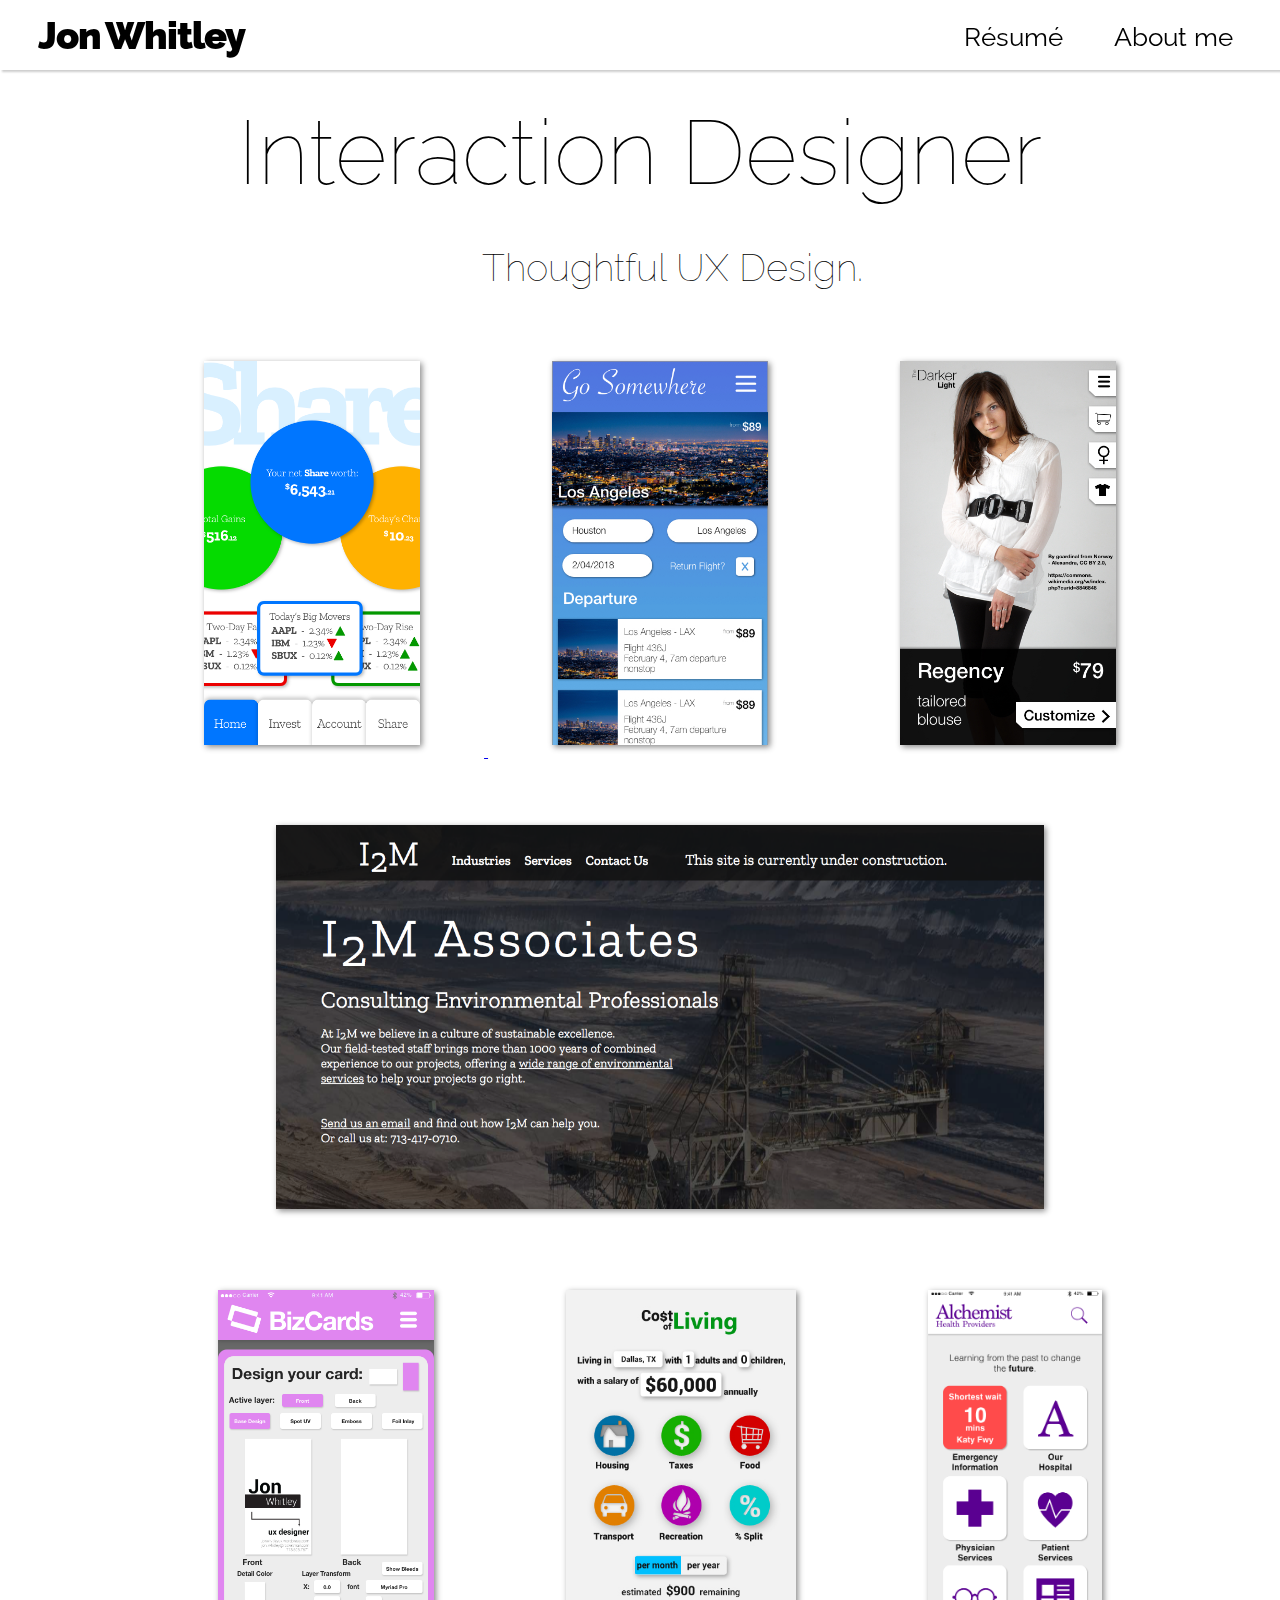
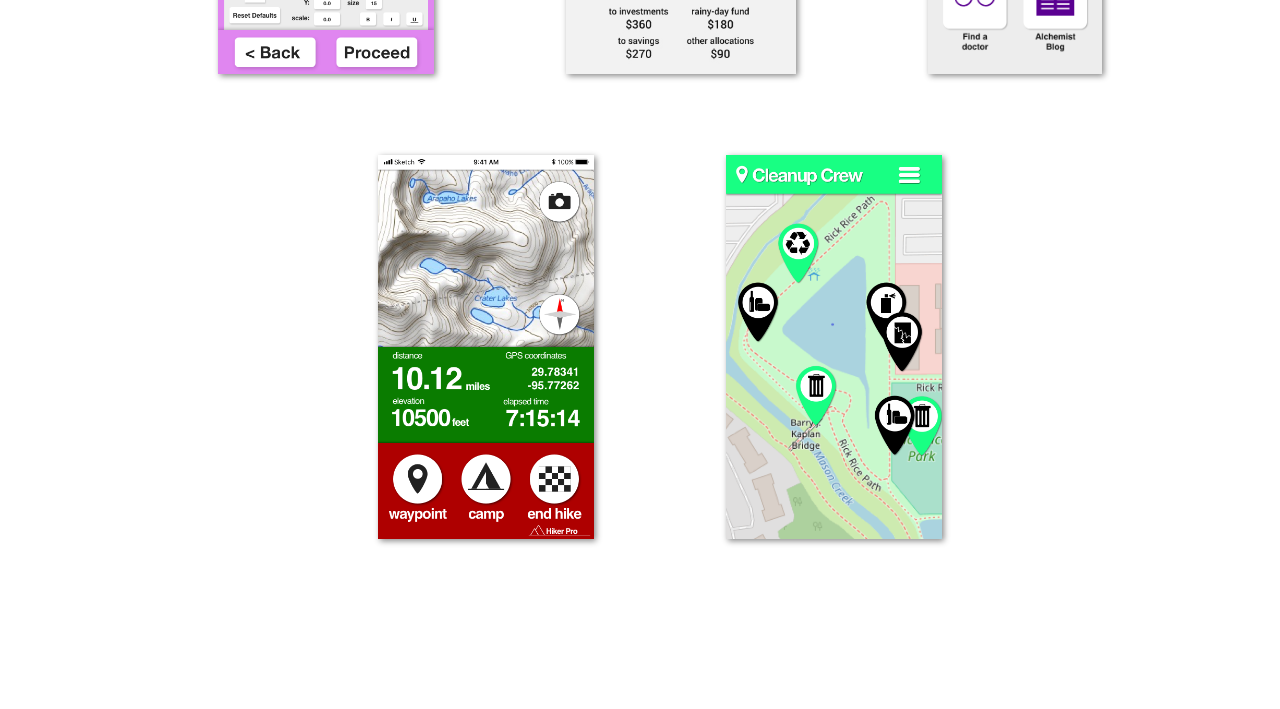
<file: index.html>
<!DOCTYPE html>
<html>
    <head>
        <!-- Global site tag (gtag.js) - Google Analytics -->
        <script async src="https://www.googletagmanager.com/gtag/js?id=UA-122892063-1"></script>
        <script>
        window.dataLayer = window.dataLayer || [];
        function gtag(){dataLayer.push(arguments);}
        gtag('js', new Date());

        gtag('config', 'UA-122892063-1');
        </script>
        
        <meta charset="utf-8">
        <title>Jon Whitley's UX Portfolio</title>
        <link href="styles/style.css" rel="stylesheet" type="text/css">
        <link href="https://fonts.googleapis.com/css?family=Raleway:100,400,900" rel="stylesheet"> 
    </head>
    <body>
        <nav>
            <a class="nameBlock">
                <h2 class="nameBlockIn">Jon</h2>
                <h2 class="nameBlockIn lastName">Whitley</h2>
            </a>
            <div class="leftSideHeader">
                <a class="aboutLink" href="JonWhitley_Resume_Format6_2.pdf">Résumé</a>
                <a class="aboutLink" href="about.html">About me</a>
            </div>
        </nav>
        <h1 class="headerTitle">Interaction Designer</h1>
        <h2 class="subtitle">Thoughtful UX Design.</h2>

        <ul class="projectBlock block1">
            <li>
                <a href="project_share.html"><img src="images/project_share.png"</a>
            </li>
            <li>
                <a href="project_goSomewhere.html"><img src="images/project_goSomewhere.jpg"></a>
            </li>
            <li>
                <a href="project_darkerLight.html"><img src="images/project_darkerLight.jpg"></a>
            </li>
            <li>
                <a href="project_i2m.html"><img src="images/project_i2m.png"></a>
            </li>
            <li>
                <a href="project_bizcards.html"><img src="images/project_bizcards.png"></a>
            </li>
            <li>
                <a href="project_costOfLiving.html"><img src="images/project_costOfLiving.jpg"></a>
            </li>
            <li>
                <a href="project_alchemistHealth.html"><img src="images/project_alchemistHealth.png"></a>
            </li>
            <li>
                <a href="project_hikerPro.html"><img src="images/project_hikerPro.png"></a>
            </li>
            <li>
                <a href="project_cleanupCrew.html"><img src="images/project_cleanupCrew.png"></a>
            </li>
            
        </ul>

    </body>
</html>
</file>
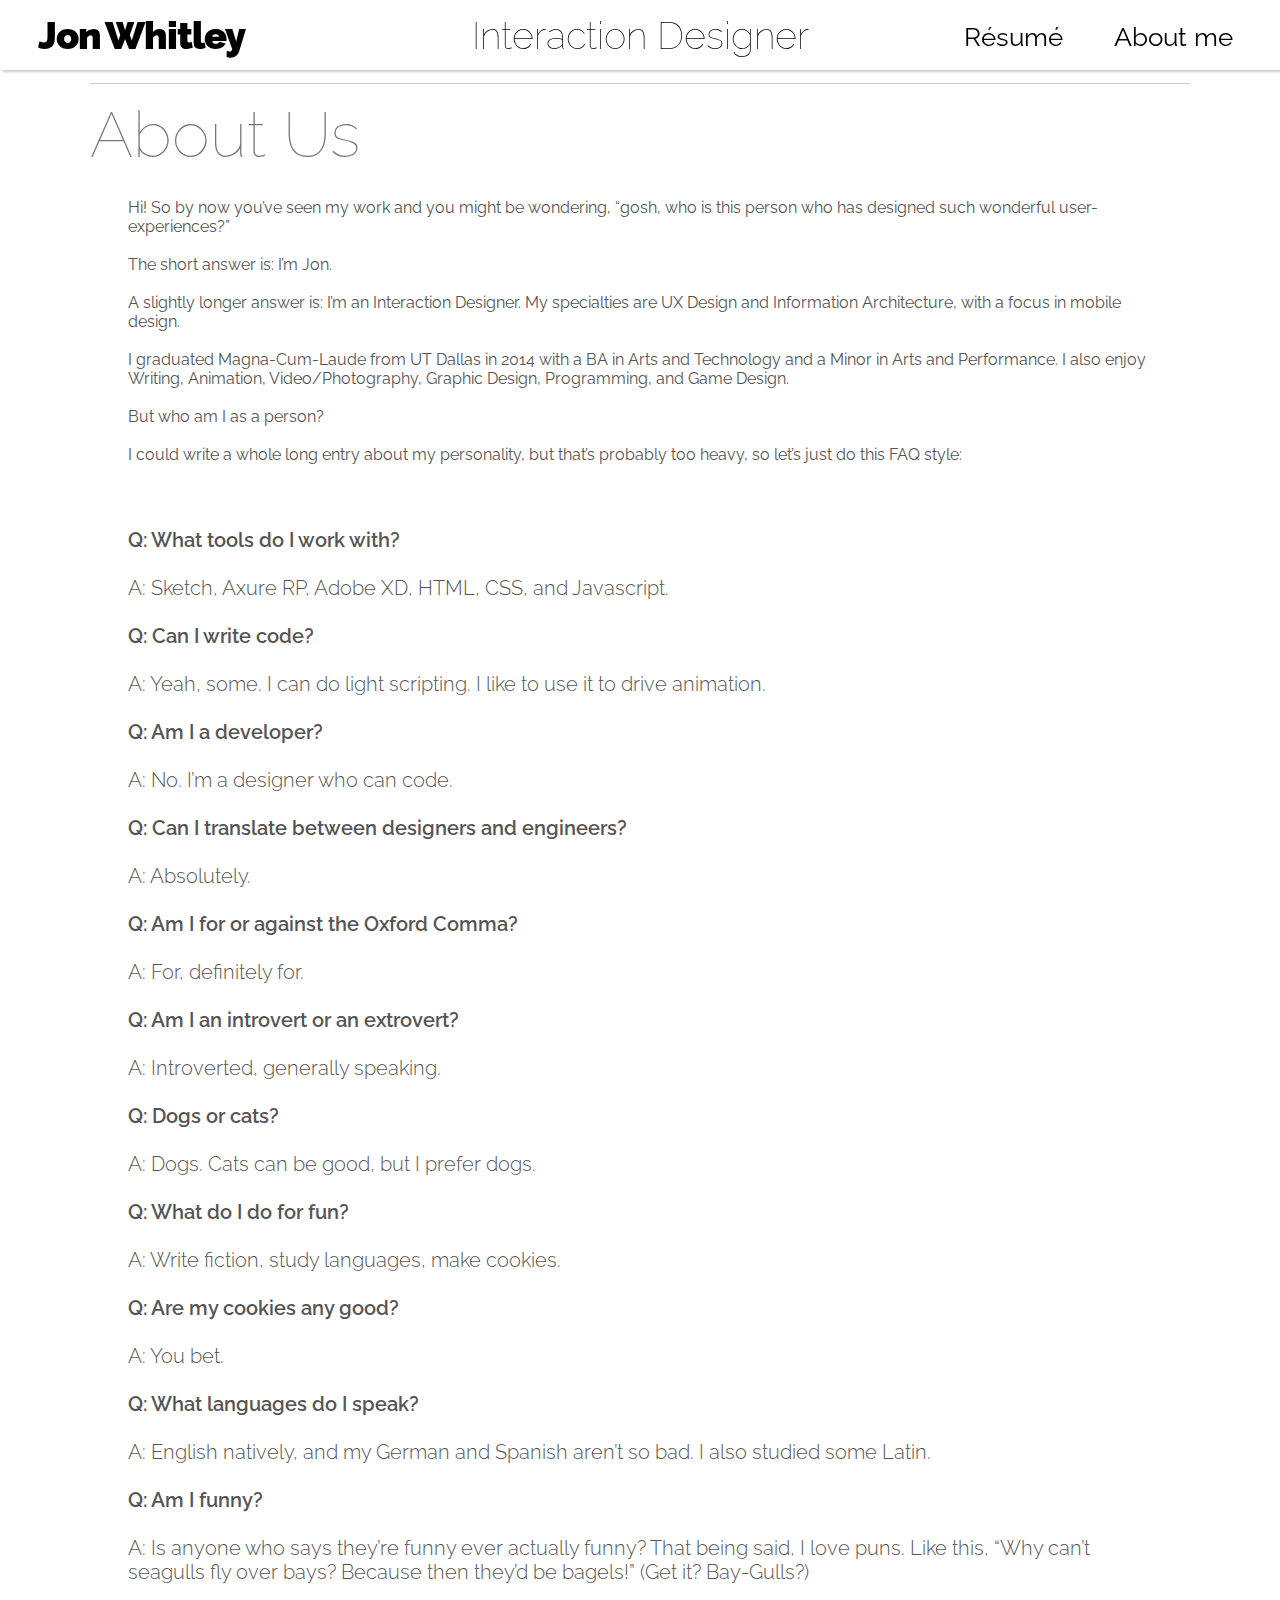
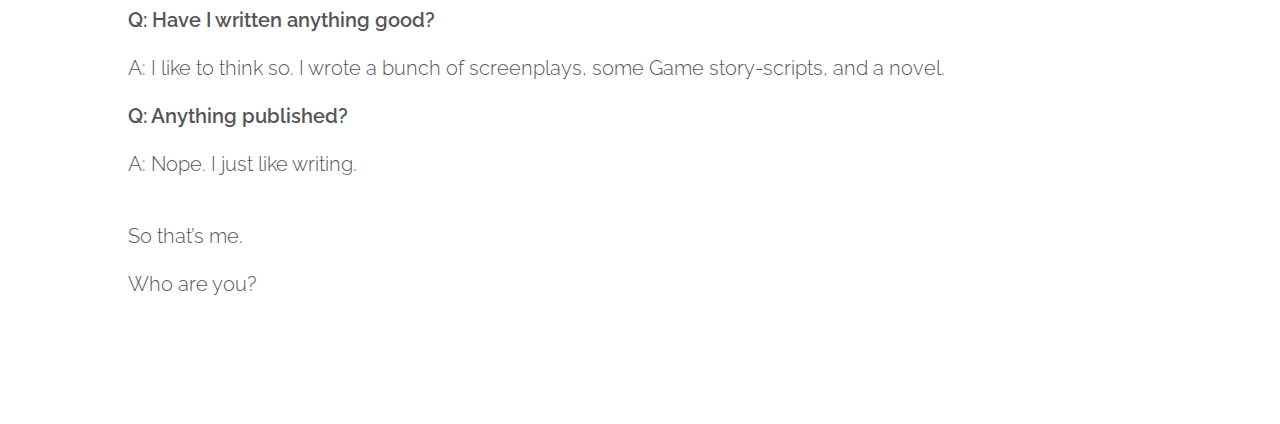
<file: about.html>
<!DOCTYPE html>
<html>
    <head>
        <meta charset="utf-8">
        <title>Jon Whitley's UX Portfolio - "About Me"</title>
        <link href="styles/style_project.css" rel="stylesheet" type="text/css">
        <link href="https://fonts.googleapis.com/css?family=Raleway:100,400,600,900" rel="stylesheet"> 
    </head>
    <body>
        <nav>
            <a class="nameBlock" href="index.html">
                <h2 class="nameBlockIn">Jon</h2>
                <h2 class="nameBlockIn lastName">Whitley</h2>
            </a>
            <div class="leftSideHeader">
                <a class="aboutLink" href="JonWhitley_Resume_Format6_2.pdf">Résumé</a>
                <a class="aboutLink">About me</a>
            </div>
            <h1 class="headerTitle">Interaction Designer</h1>
        </nav>
        <h2 class="subtitle">About Us</h2>
        <p class="aboutText">
            Hi! So by now you’ve seen my work and you might be wondering, 
            “gosh, who is this person who has designed such wonderful 
            user-experiences?”
            <br><br>
            The short answer is: I’m Jon.
            <br><br>
            A slightly longer answer is: I’m an Interaction Designer. 
            My specialties are UX Design and Information Architecture, 
            with a focus in mobile design.
            <br><br>
            I graduated Magna-Cum-Laude from UT Dallas in 2014 with a BA 
            in Arts and Technology and a Minor in Arts and Performance. 
            I also enjoy Writing, Animation, Video/Photography, Graphic 
            Design, Programming, and Game Design.
            <br><br>
            But who am I as a person?
            <br><br>
            I could write a whole long entry about my personality, 
            but that’s probably too heavy, so let’s just do this FAQ style:
            </p>

            <p class="aboutFAQ">
            <br><br>
            <span class="aboutQuestions">Q: What tools do I work with?</span>
            <br><br>
            A: Sketch, Axure RP, Adobe XD, HTML, CSS, and Javascript.
            <br><br>
            <span class="aboutQuestions">Q: Can I write code?</span>
            <br><br>
            A: Yeah, some. I can do light scripting. I like to use it to drive animation.
            <br><br>
            <span class="aboutQuestions">Q: Am I a developer?</span>
            <br><br>
            A: No. I’m a designer who can code.
            <br><br>
            <span class="aboutQuestions">Q: Can I translate between designers and engineers?</span>
            <br><br>
            A: Absolutely.
            <br><br>
            <span class="aboutQuestions">Q: Am I for or against the Oxford Comma?</span>
            <br><br>
            A: For, definitely for.
            <br><br>
            <span class="aboutQuestions">Q: Am I an introvert or an extrovert?</span>
            <br><br>
            A: Introverted, generally speaking.
            <br><br>
            <span class="aboutQuestions">Q: Dogs or cats?</span>
            <br><br>
            A: Dogs. Cats can be good, but I prefer dogs.
            <br><br>
            <span class="aboutQuestions">Q: What do I do for fun?</span>
            <br><br>
            A: Write fiction, study languages, make cookies.
            <br><br>
            <span class="aboutQuestions">Q: Are my cookies any good?</span>
            <br><br>
            A: You bet.
            <br><br>
            <span class="aboutQuestions">Q: What languages do I speak?</span>
            <br><br>
            A: English natively, and my German and Spanish aren’t so bad. I also studied some Latin.
            <br><br>
            <span class="aboutQuestions">Q: Am I funny?</span>
            <br><br>
            A: Is anyone who says they’re funny ever actually funny? That being said, I love puns. Like this, “Why can’t seagulls fly over bays? Because then they’d be bagels!” (Get it? Bay-Gulls?)
            <br><br>
            <span class="aboutQuestions">Q: Have I written anything good?</span>
            <br><br>
            A: I like to think so. I wrote a bunch of screenplays, some Game story-scripts, and a novel.
            <br><br>
            <span class="aboutQuestions">Q: Anything published?</span>
            <br><br>
            A: Nope. I just like writing.
            <br><br><br>
            So that’s me.
            <br><br>
            Who are you?
        </p>
    </body>
</html>
</file>
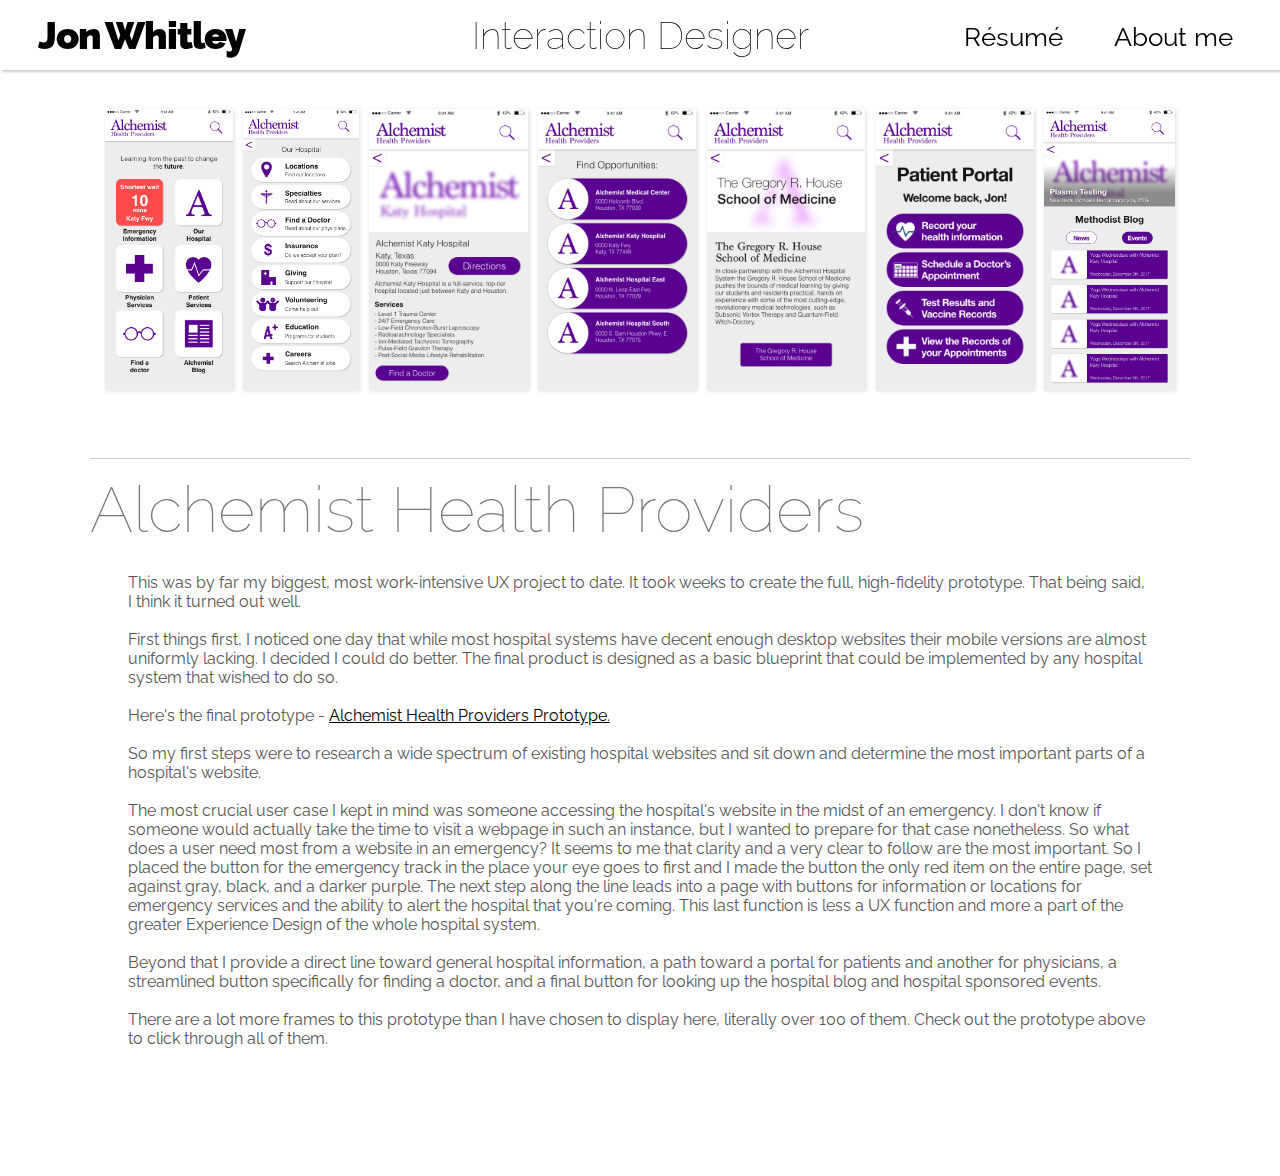
<file: project_alchemistHealth.html>
<!DOCTYPE html>
<html>
    <head>
        <meta charset="utf-8">
        <title>Jon Whitley's UX Portfolio - "Alchemist Health"</title>
        <link href="styles/style_project.css" rel="stylesheet" type="text/css">
        <link href="https://fonts.googleapis.com/css?family=Raleway:100,400,900" rel="stylesheet"> 
    </head>
    <body>
        <nav>
            <a class="nameBlock" href="index.html">
                <h2 class="nameBlockIn">Jon</h2>
                <h2 class="nameBlockIn lastName">Whitley</h2>
            </a>
            <div class="leftSideHeader">
                <a class="aboutLink" href="JonWhitley_Resume_Format6_2.pdf">Résumé</a>
                <a class="aboutLink" href="about.html">About me</a>
            </div>
            <h1 class="headerTitle">Interaction Designer</h1>
        </nav>

        <div class="images">
            <a href="images/project_alchemistHealth/HospitalApp_0.png"><img src="images/project_alchemistHealth/HospitalApp_0.png" class="loFiImage" alt="Full Render Image"></a>
            <a href="images/project_alchemistHealth/HospitalApp_37.png"><img src="images/project_alchemistHealth/HospitalApp_37.png" class="loFiImage" alt="Full Render Image"></a>
            <a href="images/project_alchemistHealth/HospitalApp_40.png"><img src="images/project_alchemistHealth/HospitalApp_40.png" class="loFiImage" alt="Full Render Image"></a>
            <a href="images/project_alchemistHealth/HospitalApp_50.png"><img src="images/project_alchemistHealth/HospitalApp_50.png" class="loFiImage" alt="Full Render Image"></a>
            <a href="images/project_alchemistHealth/HospitalApp_52.png"><img src="images/project_alchemistHealth/HospitalApp_52.png" class="loFiImage" alt="Full Render Image"></a>
            <a href="images/project_alchemistHealth/HospitalApp_57.png"><img src="images/project_alchemistHealth/HospitalApp_57.png" class="loFiImage" alt="Full Render Image"></a>
            <a href="images/project_alchemistHealth/HospitalApp_97.png"><img src="images/project_alchemistHealth/HospitalApp_97.png" class="loFiImage" alt="Full Render Image"></a>
        </div>
    
        <h2 class="subtitle">Alchemist Health Providers</h2>

        <p>
            This was by far my biggest, most work-intensive UX 
            project to date. It took weeks to create the full, 
            high-fidelity prototype. That being said, I think it 
            turned out well.
            <br><br>
            First things first, I noticed one day that while most 
            hospital systems have decent enough desktop websites 
            their mobile versions are almost uniformly lacking. 
            I decided I could do better. The final product is 
            designed as a basic blueprint that could be implemented 
            by any hospital system that wished to do so.
            <br><br>
            Here's the final prototype - <a href="https://xd.adobe.com/view/04f2d2e3-8141-4864-99fe-4a5a01279e93/">Alchemist Health Providers Prototype.</a>
            <br><br>
            So my first steps were to research a wide spectrum of 
            existing hospital websites and sit down and determine 
            the most important parts of a hospital's website.
            <br><br>
            The most crucial user case I kept in mind was someone 
            accessing the hospital's website in the midst of an 
            emergency. I don't know if someone would actually take 
            the time to visit a webpage in such an instance, but I 
            wanted to prepare for that case nonetheless. So what 
            does a user need most from a website in an emergency? 
            It seems to me that clarity and a very clear to follow 
            are the most important. So I placed the button for the 
            emergency track in the place your eye goes to first and 
            I made the button the only red item on the entire page, 
            set against gray, black, and a darker purple. The next 
            step along the line leads into a page with buttons for 
            information or locations for emergency services and the 
            ability to alert the hospital that you're coming. This 
            last function is less a UX function and more a part of 
            the greater Experience Design of the whole hospital 
            system.
            <br><br>
            Beyond that I provide a direct line toward general 
            hospital information, a path toward a portal for 
            patients and another for physicians, a streamlined 
            button specifically for finding a doctor, and a final 
            button for looking up the hospital blog and hospital 
            sponsored events.
            <br><br>
            There are a lot more frames to this prototype than 
            I have chosen to display here, literally over 100 
            of them. Check out the prototype above to click 
            through all of them.
        </p>

    </body>
</html>
</file>
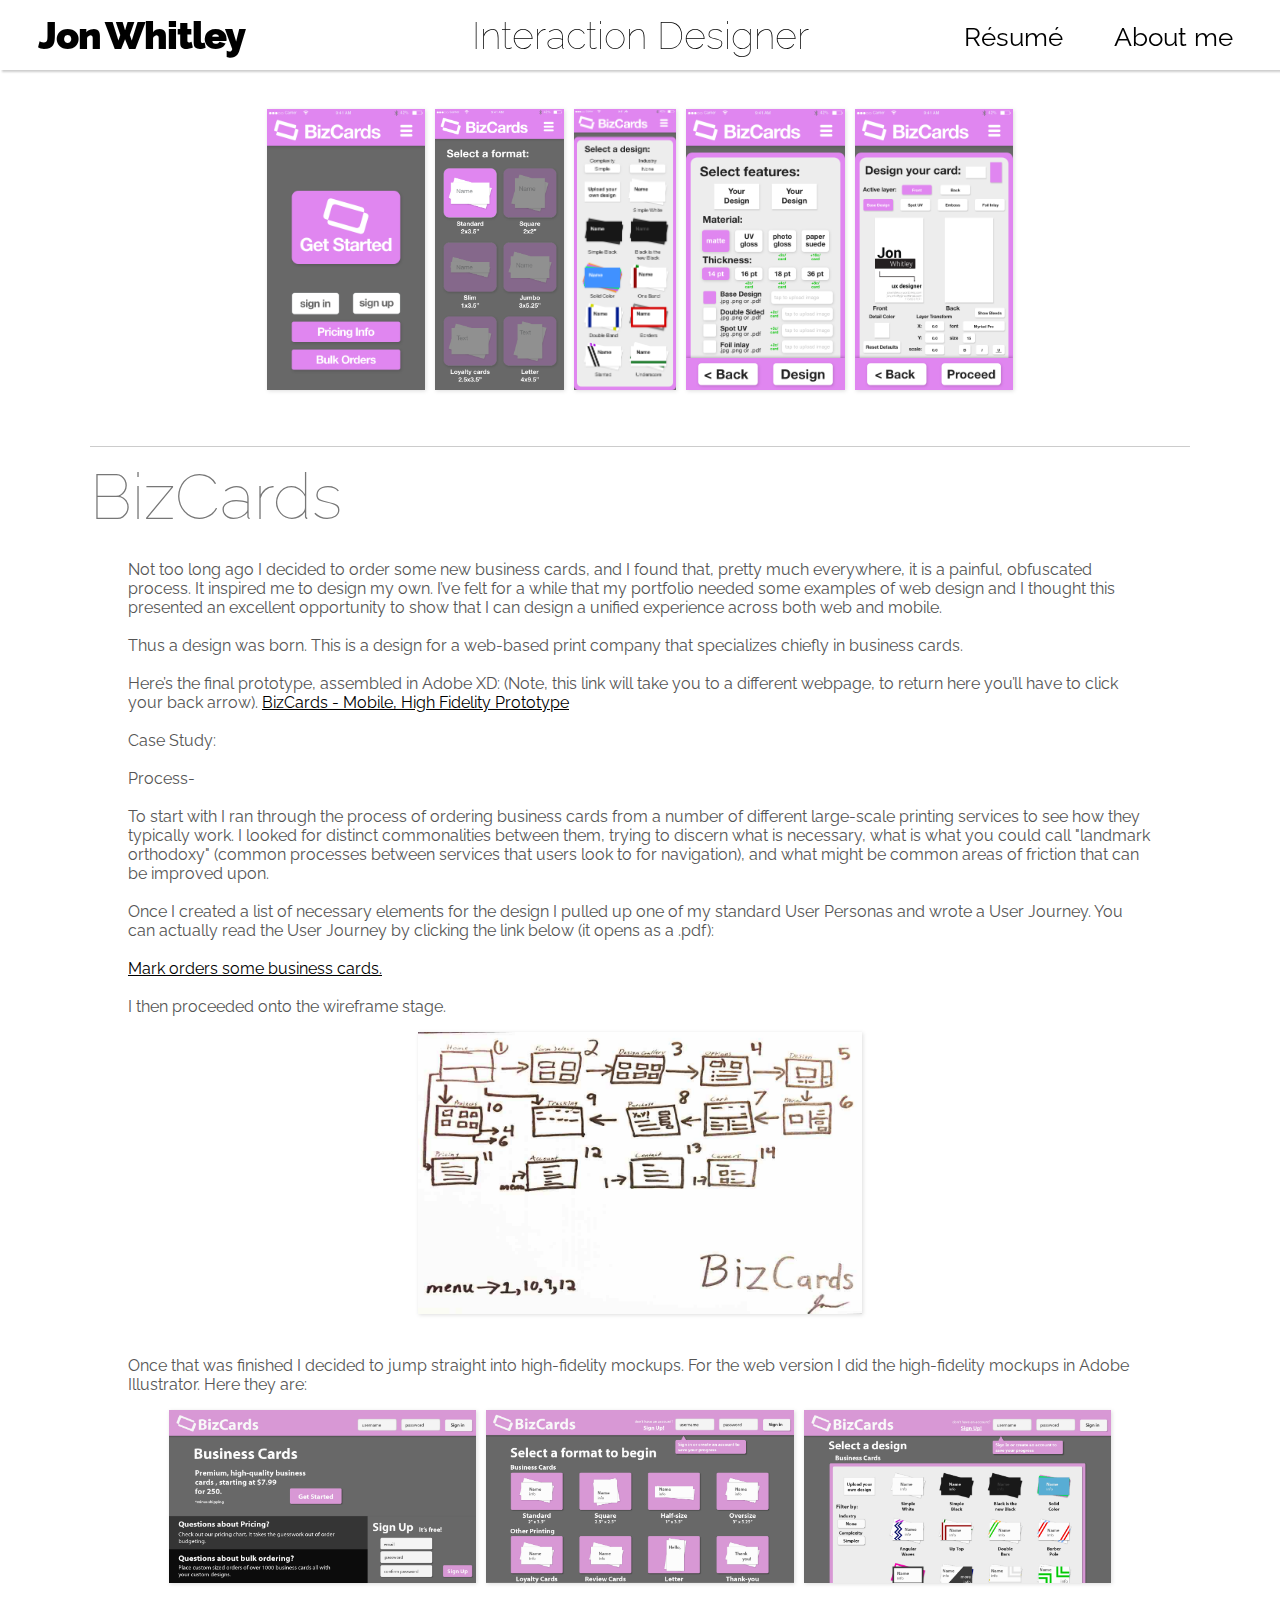
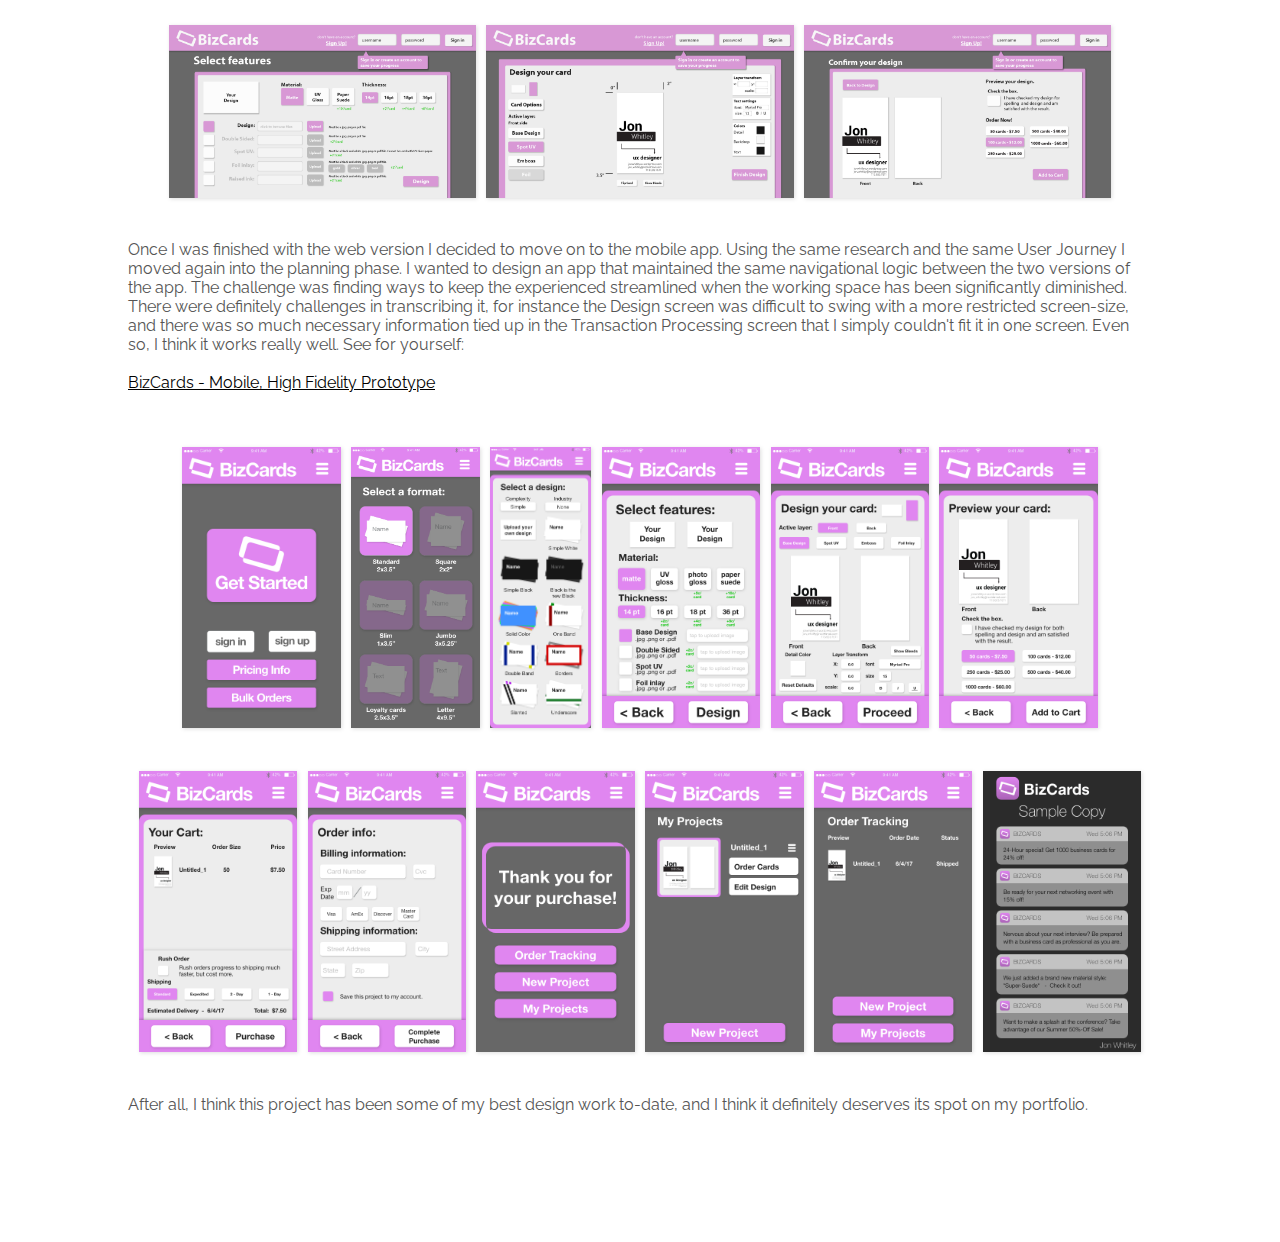
<file: project_bizcards.html>
<!DOCTYPE html>
<html>
    <head>
        <meta charset="utf-8">
        <title>Jon Whitley's UX Portfolio - "BizCards"</title>
        <link href="styles/style_project.css" rel="stylesheet" type="text/css">
        <link href="https://fonts.googleapis.com/css?family=Raleway:100,400,900" rel="stylesheet"> 
    </head>
    <body>
            <nav>
                <a class="nameBlock" href="index.html">
                    <h2 class="nameBlockIn">Jon</h2>
                    <h2 class="nameBlockIn lastName">Whitley</h2>
                </a>
                <div class="leftSideHeader">
                    <a class="aboutLink" href="JonWhitley_Resume_Format6_2.pdf">Résumé</a>
                    <a class="aboutLink" href="about.html">About me</a>
                </div>
                <h1 class="headerTitle">Interaction Designer</h1>
            </nav>

        <div class="images">
            <a href="images/project_bizcards/BizCards_Mobile_1.png"><img src="images/project_bizcards/BizCards_Mobile_1.png" class="bizcardImage" alt="Full Render Image"></a>
            <a href="images/project_bizcards/BizCards_Mobile_2.png"><img src="images/project_bizcards/BizCards_Mobile_2.png" class="bizcardImage" alt="Full Render Image"></a>
            <a href="images/project_bizcards/BizCards_Mobile_3.png"><img src="images/project_bizcards/BizCards_Mobile_3.png" class="bizcardImage" alt="Full Render Image"></a>
            <a href="images/project_bizcards/BizCards_mobile_4.png"><img src="images/project_bizcards/BizCards_mobile_4.png" class="bizcardImage" alt="Full Render Image"></a>
            <a href="images/project_bizcards/BizCards_mobile_5.png"><img src="images/project_bizcards/BizCards_mobile_5.png" class="bizcardImage" alt="Full Render Image"></a>
        </div>

        <h2 class="subtitle">BizCards</h2>
        <p>
            Not too long ago I decided to order some new 
            business cards, and I found that, pretty much 
            everywhere, it is a painful, obfuscated process. 
            It inspired me to design my own. I’ve felt for a 
            while that my portfolio needed some examples of 
            web design and I thought this presented an 
            excellent opportunity to show that I can design 
            a unified experience across both web and mobile.
            <br><br>
            Thus a design was born. This is a design for a 
            web-based print company that specializes chiefly 
            in business cards.
            <br><br>
            Here’s the final prototype, assembled in Adobe XD: 
            (Note, this link will take you to a different webpage, 
            to return here you’ll have to click your back arrow).
            <a href="https://xd.adobe.com/view/e4923744-a952-4412-b32c-b3f6881e399c/">BizCards - Mobile, High Fidelity Prototype</a>
            <br><br>
            Case Study:
            <br><br>
            Process-
            <br><br>
            To start with I ran through the process of ordering 
            business cards from a number of different large-scale 
            printing services to see how they typically work. I 
            looked for distinct commonalities between them, 
            trying to discern what is necessary, what is what you 
            could call "landmark orthodoxy" (common processes 
            between services that users look to for navigation), 
            and what might be common areas of friction that can 
            be improved upon.
            <br><br>
            Once I created a list of necessary elements for the 
            design I pulled up one of my standard User Personas 
            and wrote a User Journey. You can actually read the 
            User Journey by clicking the link below (it opens 
            as a .pdf):
            <br><br>
            <a href="images/project_bizcards/MarkBusinessCards.pdf">Mark orders some business cards.</a>
            <br><br>
            I then proceeded onto the wireframe stage.
        </p>

        <a href="images/project_bizcards/BizCards_wire.jpg"><img class="bizcardImage" src="images/project_bizcards/BizCards_wire.jpg" alt="Wireframe Sketch"></a>

        <p>
            Once that was finished I decided to jump straight 
            into high-fidelity mockups. For the web version I 
            did the high-fidelity mockups in Adobe Illustrator. 
            Here they are:
        </p>

        <div class="webFrame">
            <a href="images/project_bizcards/BizCards_web_1.jpg"><img src="images/project_bizcards/BizCards_web_1.jpg" class="bizcardWebImage" alt="Full Render Image"></a>
            <a href="images/project_bizcards/BizCards_web_2.jpg"><img src="images/project_bizcards/BizCards_web_2.jpg" class="bizcardWebImage" alt="Full Render Image"></a>
            <a href="images/project_bizcards/BizCards_web_3.jpg"><img src="images/project_bizcards/BizCards_web_3.jpg" class="bizcardWebImage" alt="Full Render Image"></a><br>
            <a href="images/project_bizcards/BizCards_web_4.jpg"><img src="images/project_bizcards/BizCards_web_4.jpg" class="bizcardWebImage" alt="Full Render Image"></a>
            <a href="images/project_bizcards/BizCards_web_5.jpg"><img src="images/project_bizcards/BizCards_web_5.jpg" class="bizcardWebImage" alt="Full Render Image"></a>
            <a href="images/project_bizcards/BizCards_web_6.jpg"><img src="images/project_bizcards/BizCards_web_6.jpg" class="bizcardWebImage" alt="Full Render Image"></a>
        </div>

        <p>
            Once I was finished with the web version I decided 
            to move on to the mobile app. Using the same research 
            and the same User Journey I moved again into the 
            planning phase. I wanted to design an app that 
            maintained the same navigational logic between the 
            two versions of the app. The challenge was finding 
            ways to keep the experienced streamlined when the 
            working space has been significantly diminished. 
            There were definitely challenges in transcribing it, 
            for instance the Design screen was difficult to swing 
            with a more restricted screen-size, and there was so 
            much necessary information tied up in the Transaction 
            Processing screen that I simply couldn't fit it in one 
            screen. Even so, I think it works really well. See for 
            yourself:
            <br><br>
            <a href="https://xd.adobe.com/view/e4923744-a952-4412-b32c-b3f6881e399c/">BizCards - Mobile, High Fidelity Prototype</a>
        </p>

        <div class="images">
            <a href="images/project_bizcards/BizCards_Mobile_1.png"><img src="images/project_bizcards/BizCards_Mobile_1.png" class="bizcardImage" alt="Full Render Image"></a>
            <a href="images/project_bizcards/BizCards_Mobile_2.png"><img src="images/project_bizcards/BizCards_Mobile_2.png" class="bizcardImage" alt="Full Render Image"></a>
            <a href="images/project_bizcards/BizCards_Mobile_3.png"><img src="images/project_bizcards/BizCards_Mobile_3.png" class="bizcardImage" alt="Full Render Image"></a>
            <a href="images/project_bizcards/BizCards_mobile_4.png"><img src="images/project_bizcards/BizCards_mobile_4.png" class="bizcardImage" alt="Full Render Image"></a>
            <a href="images/project_bizcards/BizCards_mobile_5.png"><img src="images/project_bizcards/BizCards_mobile_5.png" class="bizcardImage" alt="Full Render Image"></a>
            <a href="images/project_bizcards/BizCards_mobile_6.png"><img src="images/project_bizcards/BizCards_mobile_6.png" class="bizcardImage" alt="Full Render Image"></a>
            <br>
            <a href="images/project_bizcards/BizCards_mobile_7.png"><img src="images/project_bizcards/BizCards_mobile_7.png" class="bizcardImage" alt="Full Render Image"></a>
            <a href="images/project_bizcards/BizCards_mobile_8.png"><img src="images/project_bizcards/BizCards_mobile_8.png" class="bizcardImage" alt="Full Render Image"></a>
            <a href="images/project_bizcards/BizCards_mobile_9.png"><img src="images/project_bizcards/BizCards_mobile_9.png" class="bizcardImage" alt="Full Render Image"></a>
            <a href="images/project_bizcards/BizCards_mobile_10.png"><img src="images/project_bizcards/BizCards_mobile_10.png" class="bizcardImage" alt="Full Render Image"></a>
            <a href="images/project_bizcards/BizCards_mobile_11.png"><img src="images/project_bizcards/BizCards_mobile_11.png" class="bizcardImage" alt="Full Render Image"></a>
            <a href="images/project_bizcards/BizCards_Notification.png"><img src="images/project_bizcards/BizCards_Notification.png" class="bizcardImage" alt="Full Render Image"></a>
        </div>

        <p>
                After all, I think this project has been some of 
                my best design work to-date, and I think it 
                definitely deserves its spot on my portfolio.
        </p>
    </body>
</html>
</file>
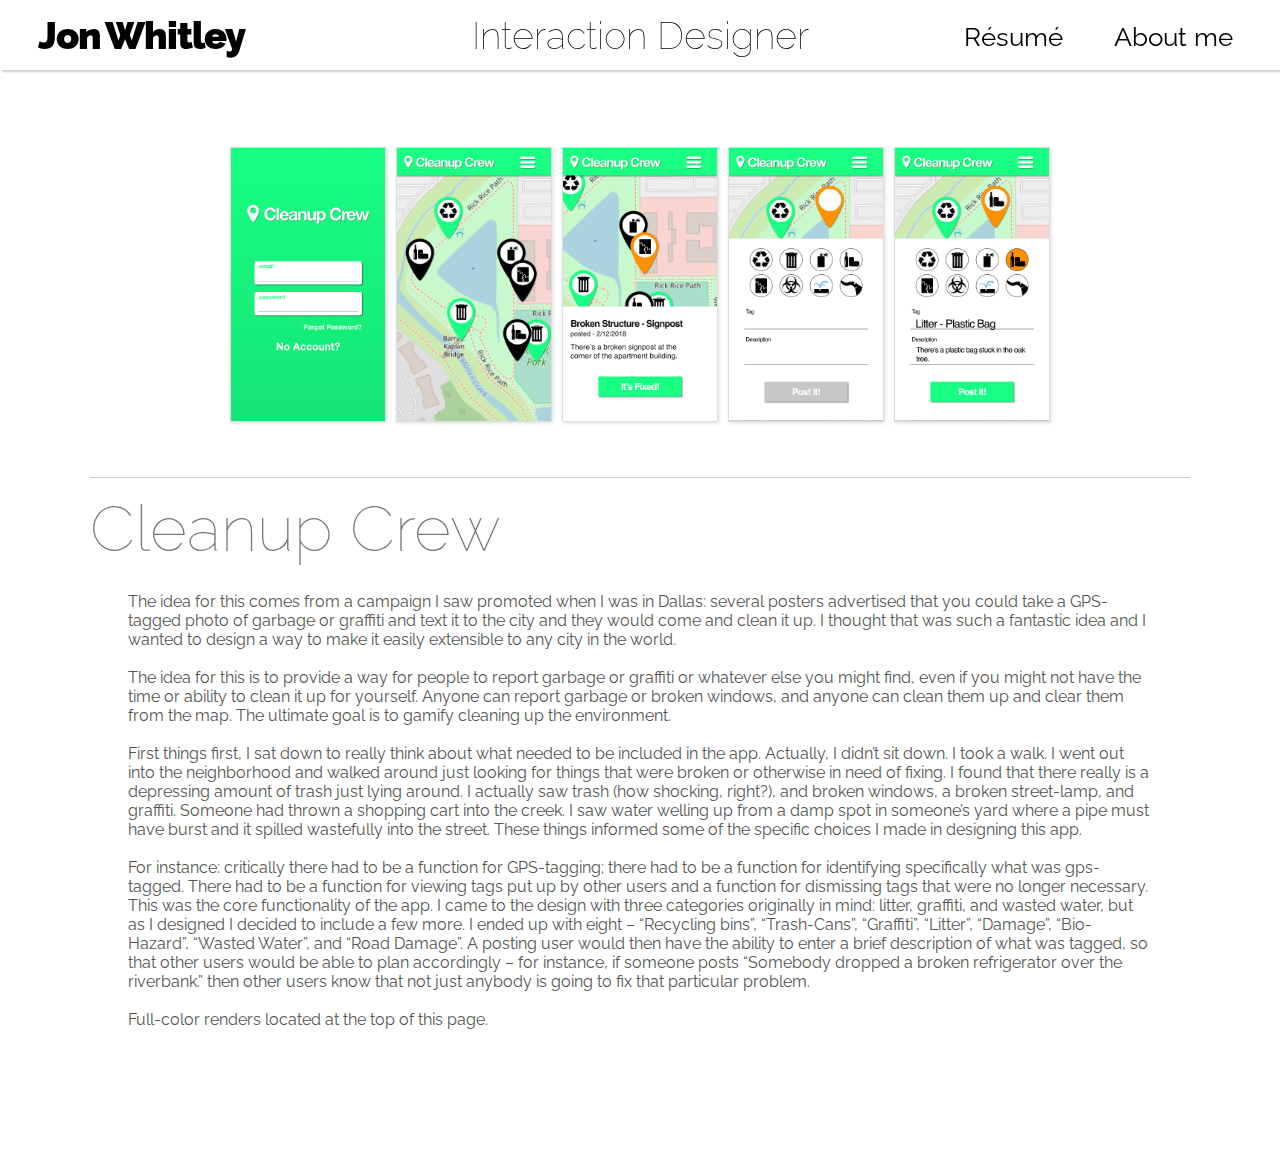
<file: project_cleanupCrew.html>
<!DOCTYPE html>
<html>
    <head>
        <meta charset="utf-8">
        <title>Jon Whitley's UX Portfolio - "Cleanup Crew"</title>
        <link href="styles/style_project.css" rel="stylesheet" type="text/css">
        <link href="https://fonts.googleapis.com/css?family=Raleway:100,400,900" rel="stylesheet"> 
    </head>
    <body>
        <nav>
            <a class="nameBlock" href="index.html">
                <h2 class="nameBlockIn">Jon</h2>
                <h2 class="nameBlockIn lastName">Whitley</h2>
            </a>
            <div class="leftSideHeader">
                <a class="aboutLink" href="JonWhitley_Resume_Format6_2.pdf">Résumé</a>
                <a class="aboutLink" href="about.html">About me</a>
            </div>
            <h1 class="headerTitle">Interaction Designer</h1>
        </nav>

        <div class="images">
            <a href="images/project_cleanupCrew/CleanupCrew_1.png"><img src="images/project_cleanupCrew/CleanupCrew_1.png" class="planImage" alt="Full Render Image"></a>
            <a href="images/project_cleanupCrew/CleanupCrew_2.png"><img src="images/project_cleanupCrew/CleanupCrew_2.png" class="planImage" alt="Full Render Image"></a>
            <a href="images/project_cleanupCrew/CleanupCrew_3.png"><img src="images/project_cleanupCrew/CleanupCrew_3.png" class="planImage" alt="Full Render Image"></a>
            <a href="images/project_cleanupCrew/CleanupCrew_4.png"><img src="images/project_cleanupCrew/CleanupCrew_4.png" class="planImage" alt="Full Render Image"></a>
            <a href="images/project_cleanupCrew/CleanupCrew_5.png"><img src="images/project_cleanupCrew/CleanupCrew_5.png" class="planImage" alt="Full Render Image"></a>
        </div>

        <h2 class="subtitle">Cleanup Crew</h2>

        <p>
            The idea for this comes from a campaign I saw promoted when 
            I was in Dallas: several posters advertised that you could 
            take a GPS-tagged photo of garbage or graffiti and text it 
            to the city and they would come and clean it up. I thought 
            that was such a fantastic idea and I wanted to design a way 
            to make it easily extensible to any city in the world.
            <br><br>
            The idea for this is to provide a way for people to report 
            garbage or graffiti or whatever else you might find, even 
            if you might not have the time or ability to clean it up 
            for yourself. Anyone can report garbage or broken windows, 
            and anyone can clean them up and clear them from the map. 
            The ultimate goal is to gamify cleaning up the environment.
            <br><br>
            First things first, I sat down to really think about what 
            needed to be included in the app. Actually, I didn’t sit down. 
            I took a walk. I went out into the neighborhood and walked around 
            just looking for things that were broken or otherwise in need 
            of fixing. I found that there really is a depressing amount of 
            trash just lying around. I actually saw trash (how shocking, 
            right?), and broken windows, a broken street-lamp, and graffiti. 
            Someone had thrown a shopping cart into the creek. I saw water 
            welling up from a damp spot in someone’s yard where a pipe must 
            have burst and it spilled wastefully into the street. These things 
            informed some of the specific choices I made in designing this app.
            <br><br>
            For instance: critically there had to be a function for GPS-tagging; 
            there had to be a function for identifying specifically what was 
            gps-tagged. There had to be a function for viewing tags put up by 
            other users and a function for dismissing tags that were no longer 
            necessary. This was the core functionality of the app. I came to the 
            design with three categories originally in mind: litter, graffiti, and 
            wasted water, but as I designed I decided to include a few more. I 
            ended up with eight – “Recycling bins”, “Trash-Cans”, “Graffiti”, 
            “Litter”, “Damage”, “Bio-Hazard”, “Wasted Water”, and “Road Damage”. 
            A posting user would then have the ability to enter a brief 
            description of what was tagged, so that other users would be able to 
            plan accordingly – for instance, if someone posts “Somebody dropped a 
            broken refrigerator over the riverbank.” then other users know that not 
            just anybody is going to fix that particular problem.
            <br><br>
            Full-color renders located at the top of this page.
        </p>
    </body>
</html>
</file>
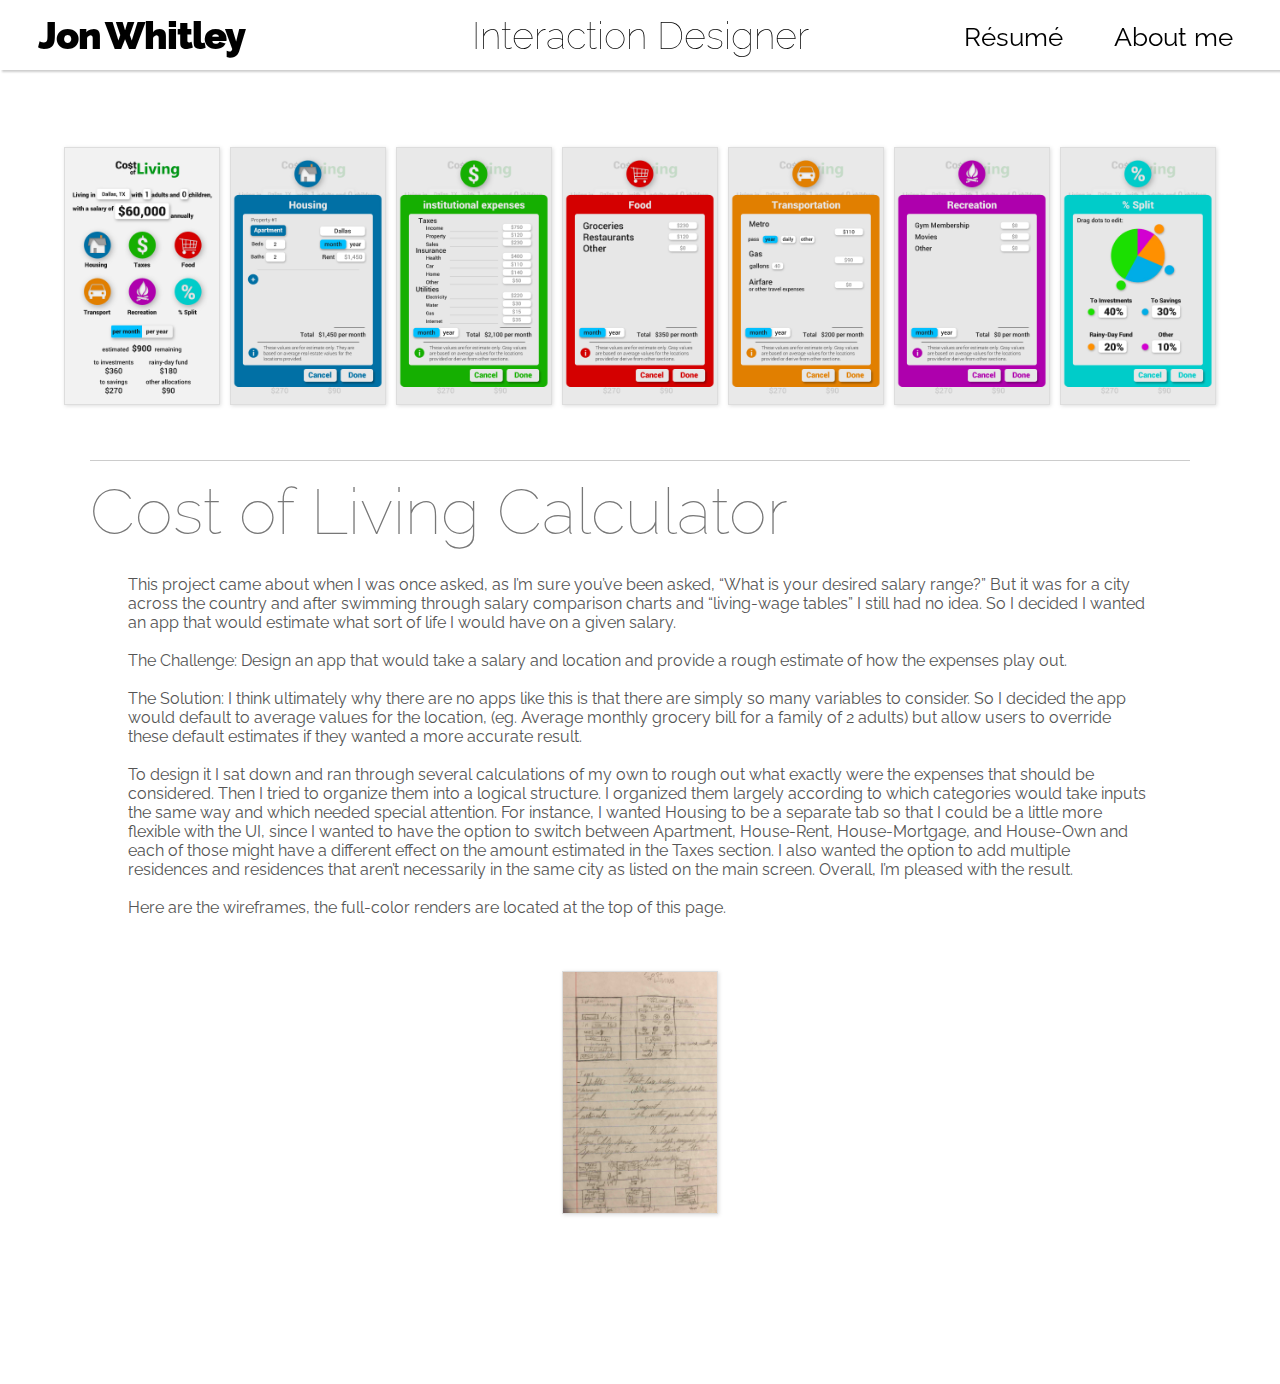
<file: project_costOfLiving.html>
<!DOCTYPE html>
<html>
    <head>
        <meta charset="utf-8">
        <title>Jon Whitley's UX Portfolio - "Cost of Living"</title>
        <link href="styles/style_project.css" rel="stylesheet" type="text/css">
        <link href="https://fonts.googleapis.com/css?family=Raleway:100,400,900" rel="stylesheet"> 
    </head>
    <body>
        <nav>
            <a class="nameBlock" href="index.html">
                <h2 class="nameBlockIn">Jon</h2>
                <h2 class="nameBlockIn lastName">Whitley</h2>
            </a>
            <div class="leftSideHeader">
                <a class="aboutLink" href="JonWhitley_Resume_Format6_2.pdf">Résumé</a>
                <a class="aboutLink" href="about.html">About me</a>
            </div>
            <h1 class="headerTitle">Interaction Designer</h1>
        </nav>

        <div class="images">
            <a href="images/project_costOfLiving/costlivingcalc_1.jpg"><img src="images/project_costOfLiving/costlivingcalc_1.jpg" class="planImage" alt="Full Render Image"></a>
            <a href="images/project_costOfLiving/costlivingcalc_2.jpg"><img src="images/project_costOfLiving/costlivingcalc_2.jpg" class="planImage" alt="Full Render Image"></a>
            <a href="images/project_costOfLiving/costlivingcalc_3.jpg"><img src="images/project_costOfLiving/costlivingcalc_3.jpg" class="planImage" alt="Full Render Image"></a>
            <a href="images/project_costOfLiving/costlivingcalc_4.jpg"><img src="images/project_costOfLiving/costlivingcalc_4.jpg" class="planImage" alt="Full Render Image"></a>
            <a href="images/project_costOfLiving/costlivingcalc_5.jpg"><img src="images/project_costOfLiving/costlivingcalc_5.jpg" class="planImage" alt="Full Render Image"></a>
            <a href="images/project_costOfLiving/costlivingcalc_6.jpg"><img src="images/project_costOfLiving/costlivingcalc_6.jpg" class="planImage" alt="Full Render Image"></a>
            <a href="images/project_costOfLiving/costlivingcalc_7.jpg"><img src="images/project_costOfLiving/costlivingcalc_7.jpg" class="planImage" alt="Full Render Image"></a>
        </div>
    
        <h2 class="subtitle">Cost of Living Calculator</h2>

        <p>
            This project came about when I was once asked, as I’m 
            sure you’ve been asked, “What is your desired salary 
            range?” But it was for a city across the country and 
            after swimming through salary comparison charts and 
            “living-wage tables” I still had no idea. So I decided 
            I wanted an app that would estimate what sort of life 
            I would have on a given salary.
            <br><br>
            The Challenge: Design an app that would take a salary 
            and location and provide a rough estimate of how the 
            expenses play out.
            <br><br>
            The Solution: I think ultimately why there are no apps 
            like this is that there are simply so many variables to 
            consider. So I decided the app would default to average 
            values for the location, (eg. Average monthly grocery 
            bill for a family of 2 adults) but allow users to 
            override these default estimates if they wanted a 
            more accurate result.
            <br><br>
            To design it I sat down and ran through several 
            calculations of my own to rough out what exactly were 
            the expenses that should be considered. Then I tried to 
            organize them into a logical structure. I organized 
            them largely according to which categories would take 
            inputs the same way and which needed special attention. 
            For instance, I wanted Housing to be a separate tab so 
            that I could be a little more flexible with the UI, since 
            I wanted to have the option to switch between Apartment, 
            House-Rent, House-Mortgage, and House-Own and each of 
            those might have a different effect on the amount 
            estimated in the Taxes section. I also wanted the 
            option to add multiple residences and residences that 
            aren’t necessarily in the same city as listed on the 
            main screen. Overall, I’m pleased with the result.
            <br><br>
            Here are the wireframes, the full-color renders are 
            located at the top of this page.
        </p>
        <a href="images/project_costOfLiving/costlivingcalc_wire.jpg"><img src="images/project_costOfLiving/costlivingcalc_wire.jpg" class="planImage" alt="Full Render Image"></a>
    </body>
</html>
</file>
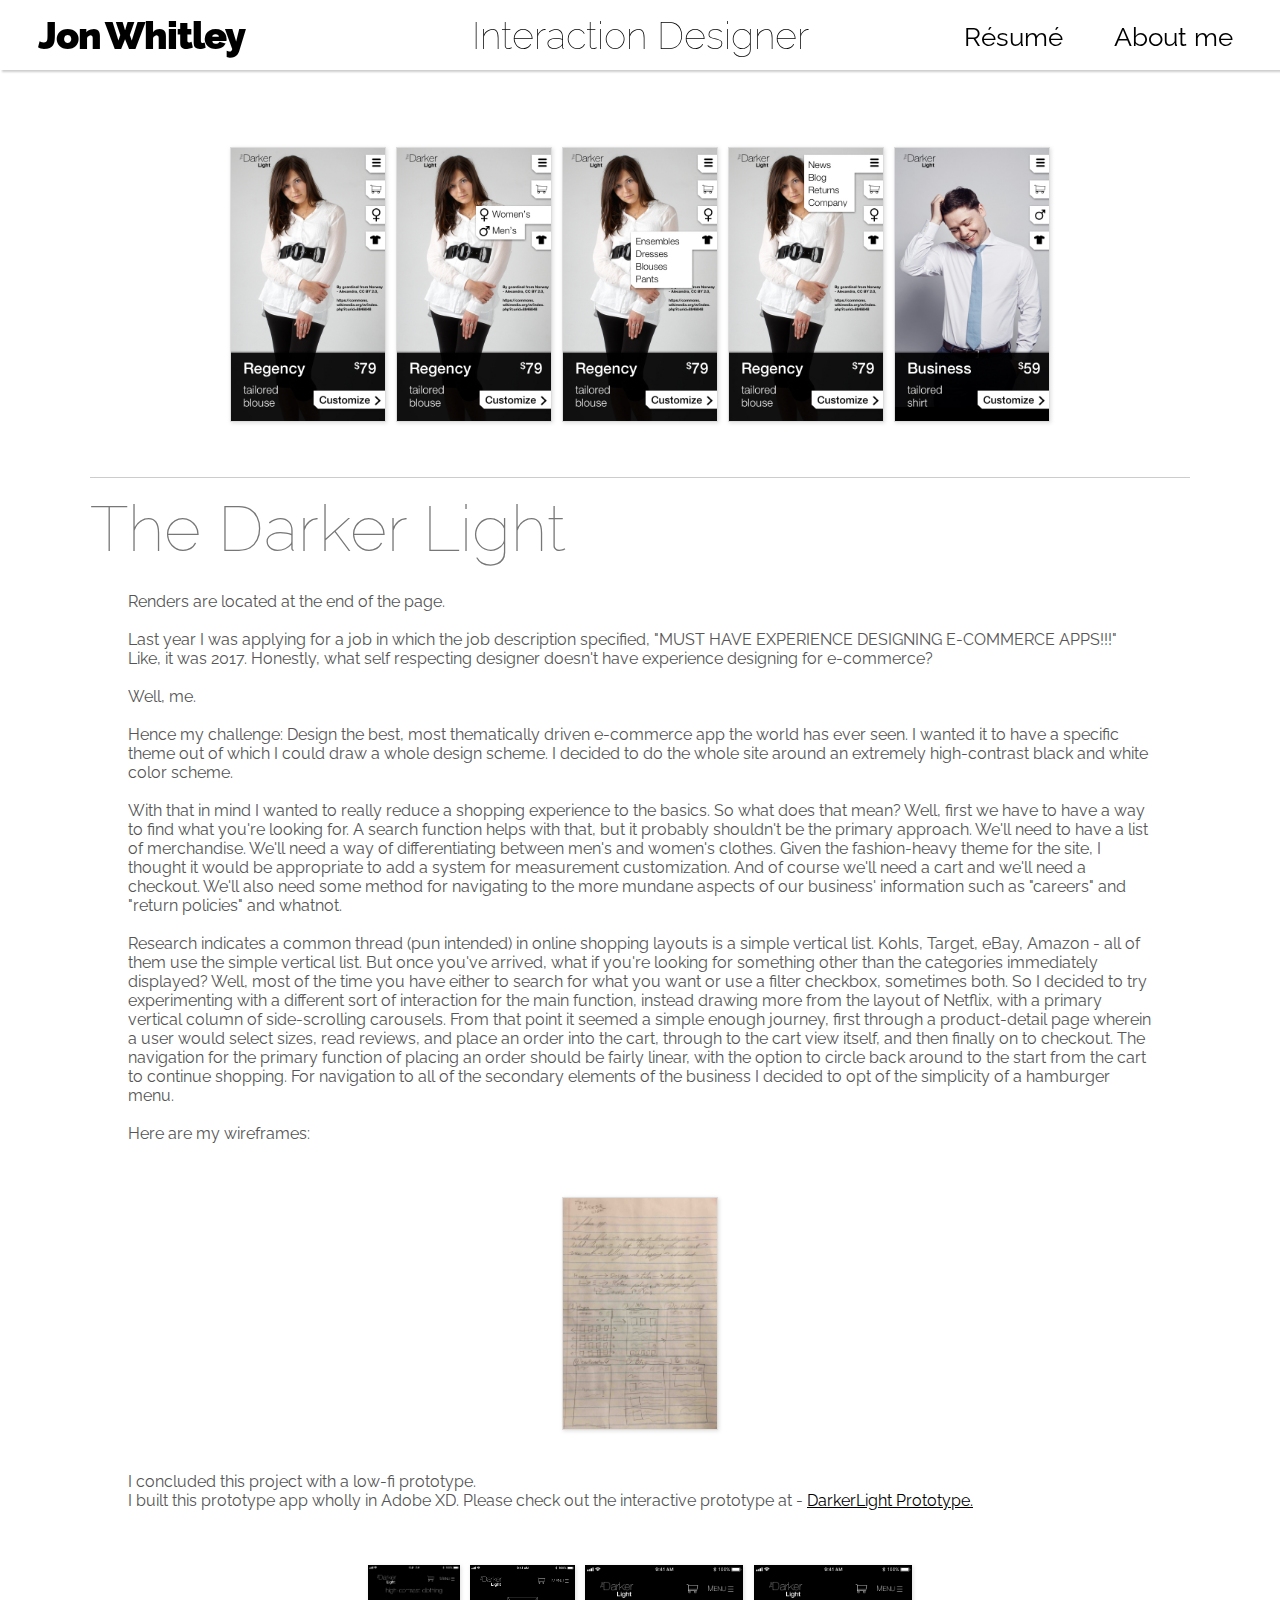
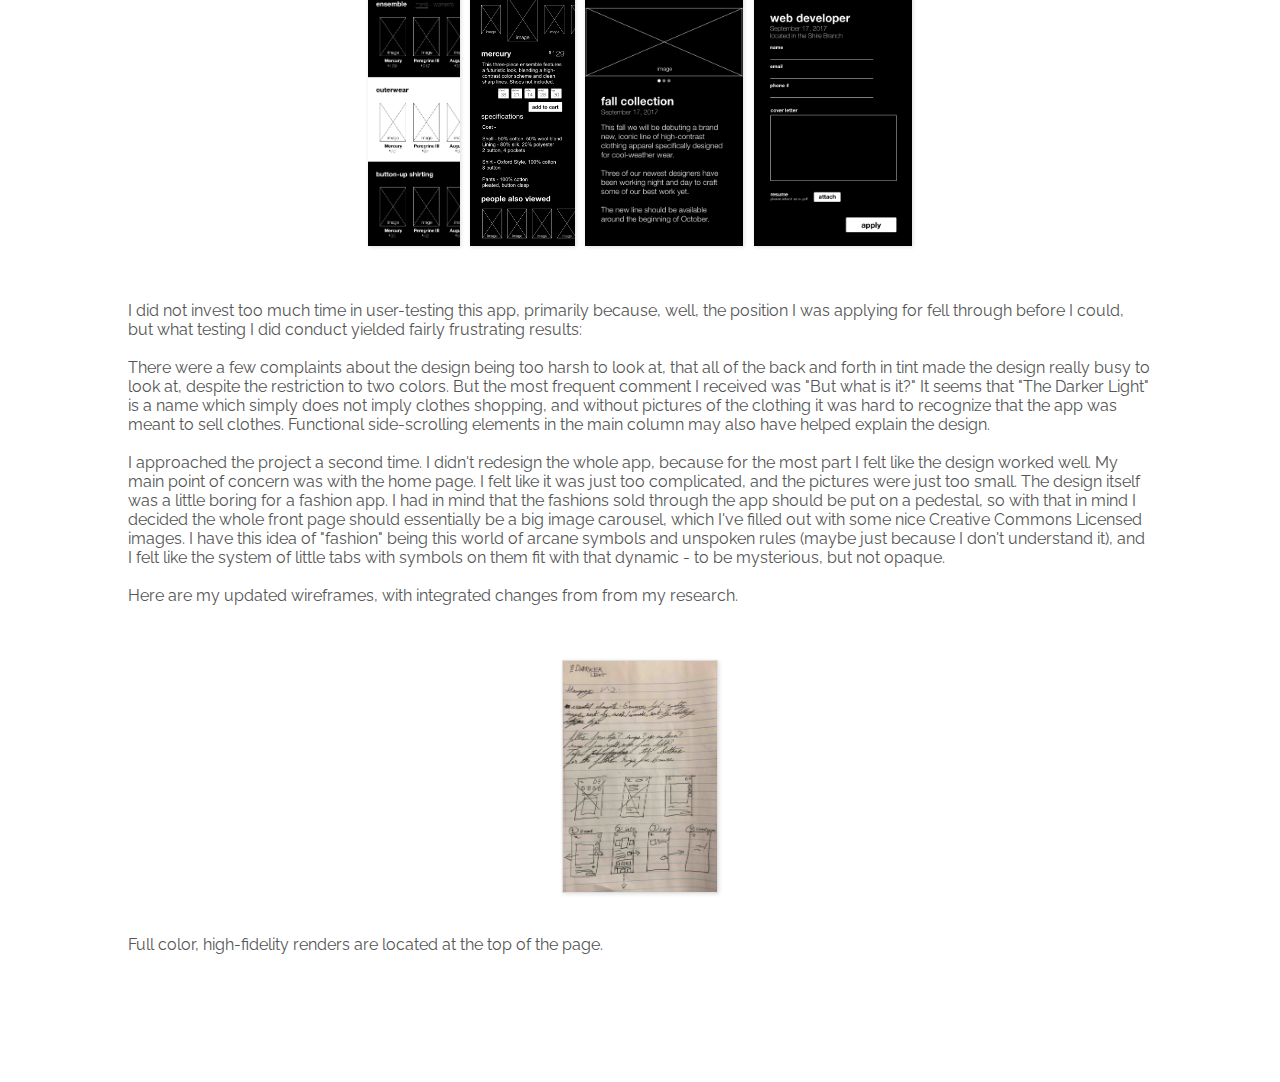
<file: project_darkerLight.html>
<!DOCTYPE html>
<html>
    <head>
        <meta charset="utf-8">
        <title>Jon Whitley's UX Portfolio - "Darker Light"</title>
        <link href="styles/style_project.css" rel="stylesheet" type="text/css">
        <link href="https://fonts.googleapis.com/css?family=Raleway:100,400,900" rel="stylesheet"> 
    </head>
    <body>
        <nav>
            <a class="nameBlock" href="index.html">
                <h2 class="nameBlockIn">Jon</h2>
                <h2 class="nameBlockIn lastName">Whitley</h2>
            </a>
            <div class="leftSideHeader">
                <a class="aboutLink" href="JonWhitley_Resume_Format6_2.pdf">Résumé</a>
                <a class="aboutLink" href="about.html">About me</a>
            </div>
            <h1 class="headerTitle">Interaction Designer</h1>
        </nav>

        <div class="images">
            <a href="images/project_darkerLight/DarkerLight_hiFi_1.jpg"><img src="images/project_darkerLight/DarkerLight_hiFi_1.jpg" class="planImage" alt="Full Render Image"></a>
            <a href="images/project_darkerLight/DarkerLight_hiFi_2.jpg"><img src="images/project_darkerLight/DarkerLight_hiFi_2.jpg" class="planImage" alt="Full Render Image"></a>
            <a href="images/project_darkerLight/DarkerLight_hiFi_3.jpg"><img src="images/project_darkerLight/DarkerLight_hiFi_3.jpg" class="planImage" alt="Full Render Image"></a>
            <a href="images/project_darkerLight/DarkerLight_hiFi_4.jpg"><img src="images/project_darkerLight/DarkerLight_hiFi_4.jpg" class="planImage" alt="Full Render Image"></a>
            <a href="images/project_darkerLight/DarkerLight_hiFi_5.jpg"><img src="images/project_darkerLight/DarkerLight_hiFi_5.jpg" class="planImage" alt="Full Render Image"></a>
        </div>

        <h2 class="subtitle">The Darker Light</h2>
        <p>
                Renders are located at the end of the page.<br><br>

                Last year I was applying for a job in which the job 
                description specified, "MUST HAVE EXPERIENCE DESIGNING 
                E-COMMERCE APPS!!!" Like, it was 2017. Honestly, what self 
                respecting designer doesn't have experience designing 
                for e-commerce?<br><br>
                
                Well, me.<br><br>
                
                Hence my challenge: Design the best, most thematically 
                driven e-commerce app the world has ever seen. I wanted it 
                to have a specific theme out of which I could draw a whole 
                design scheme. I decided to do the whole site around an 
                extremely high-contrast black and white color scheme.<br><br>
                
                With that in mind I wanted to really reduce a shopping 
                experience to the basics. So what does that mean? Well, 
                first we have to have a way to find what you're looking for. 
                A search function helps with that, but it probably shouldn't 
                be the primary approach. We'll need to have a list of 
                merchandise. We'll need a way of differentiating between 
                men's and women's clothes. Given the fashion-heavy theme for 
                the site, I thought it would be appropriate to add a system
                for measurement customization. And of course we'll need a 
                cart and we'll need a checkout. We'll also need some method 
                for navigating to the more mundane aspects of our business' 
                information such as "careers" and "return policies" and whatnot.
                <br><br>
                Research indicates a common thread (pun intended) in online 
                shopping layouts is a simple vertical list. Kohls, Target, eBay, 
                Amazon - all of them use the simple vertical list. But once you've 
                arrived, what if you're looking for something other than the categories 
                immediately displayed? Well, most of the time you have either to 
                search for what you want or use a filter checkbox, sometimes both. 
                So I decided to try experimenting with a different sort of 
                interaction for the main function, instead drawing more from the 
                layout of Netflix, with a primary vertical column of side-scrolling 
                carousels. From that point it seemed a simple enough journey, first 
                through a product-detail page wherein a user would select sizes, 
                read reviews, and place an order into the cart, through to the 
                cart view itself, and then finally on to checkout. The navigation 
                for the primary function of placing an order should be fairly 
                linear, with the option to circle back around to the start from 
                the cart to continue shopping. For navigation to all of the 
                secondary elements of the business I decided to opt of the 
                simplicity of a hamburger menu.
                <br><br>
                Here are my wireframes:
        </p>
        <a href="images/project_darkerLight/DarkerLight_wire.jpg"><img src="images/project_darkerLight/DarkerLight_wire.jpg" class="planImage" alt="Wireframe Image"></a>
        <p>
            I concluded this project with a low-fi prototype.<br>
            I built this prototype app wholly in Adobe XD. Please check out 
            the interactive prototype at - 
            <a href="https://xd.adobe.com/view/951e89e2-fdbb-49c6-aacd-a075b78c9dab/">DarkerLight Prototype.</a>
        </p>
        <div class="images">
            <a href="images/project_darkerLight/DarkerLight_loFi_1.png"><img src="images/project_darkerLight/DarkerLight_loFi_1.png" class="loFiImage" alt="Low-Fidelity Prototype Image"></a>
            <a href="images/project_darkerLight/DarkerLight_loFi_2.png"><img src="images/project_darkerLight/DarkerLight_loFi_2.png" class="loFiImage" alt="Low-Fidelity Prototype Image"></a>
            <a href="images/project_darkerLight/DarkerLight_loFi_3.png"><img src="images/project_darkerLight/DarkerLight_loFi_3.png" class="loFiImage" alt="Low-Fidelity Prototype Image"></a>
            <a href="images/project_darkerLight/DarkerLight_loFi_4.png"><img src="images/project_darkerLight/DarkerLight_loFi_4.png" class="loFiImage" alt="Low-Fidelity Prototype Image"></a>
        </div>
        <p>
            I did not invest too much time in user-testing this app, primarily 
            because, well, the position I was applying for fell through before 
            I could, but what testing I did conduct yielded fairly frustrating results:
            <br><br>
            There were a few complaints about the design being too harsh to look at, 
            that all of the back and forth in tint made the design really busy to look at, 
            despite the restriction to two colors. But the most frequent comment I 
            received was "But what is it?" It seems that "The Darker Light" is a name 
            which simply does not imply clothes shopping, and without pictures of the 
            clothing it was hard to recognize that the app was meant to sell clothes. 
            Functional side-scrolling elements in the main column may also have helped 
            explain the design.
            <br><br>
            I approached the project a second time. I didn't redesign the whole app, 
            because for the most part I felt like the design worked well. My main point 
            of concern was with the home page. I felt like it was just too complicated, 
            and the pictures were just too small. The design itself was a little boring 
            for a fashion app. I had in mind that the fashions sold through the app 
            should be put on a pedestal, so with that in mind I decided the whole front 
            page should essentially be a big image carousel, which I've filled out with 
            some nice Creative Commons Licensed images. I have this idea of "fashion" 
            being this world of arcane symbols and unspoken rules (maybe just because 
            I don't understand it), and I felt like the system of little tabs with 
            symbols on them fit with that dynamic - to be mysterious, but not opaque.
            <br><br>
            Here are my updated wireframes, with integrated changes from from my research.
        </p>
        <a href="images/project_darkerLight/DarkerLight_wire_2.jpg"><img src="images/project_darkerLight/DarkerLight_wire_2.jpg" class="planImage" alt="Updated Wireframe Image"></a>
        <p>Full color, high-fidelity renders are located at the top of the page.</p>
    </body>
</html>
</file>
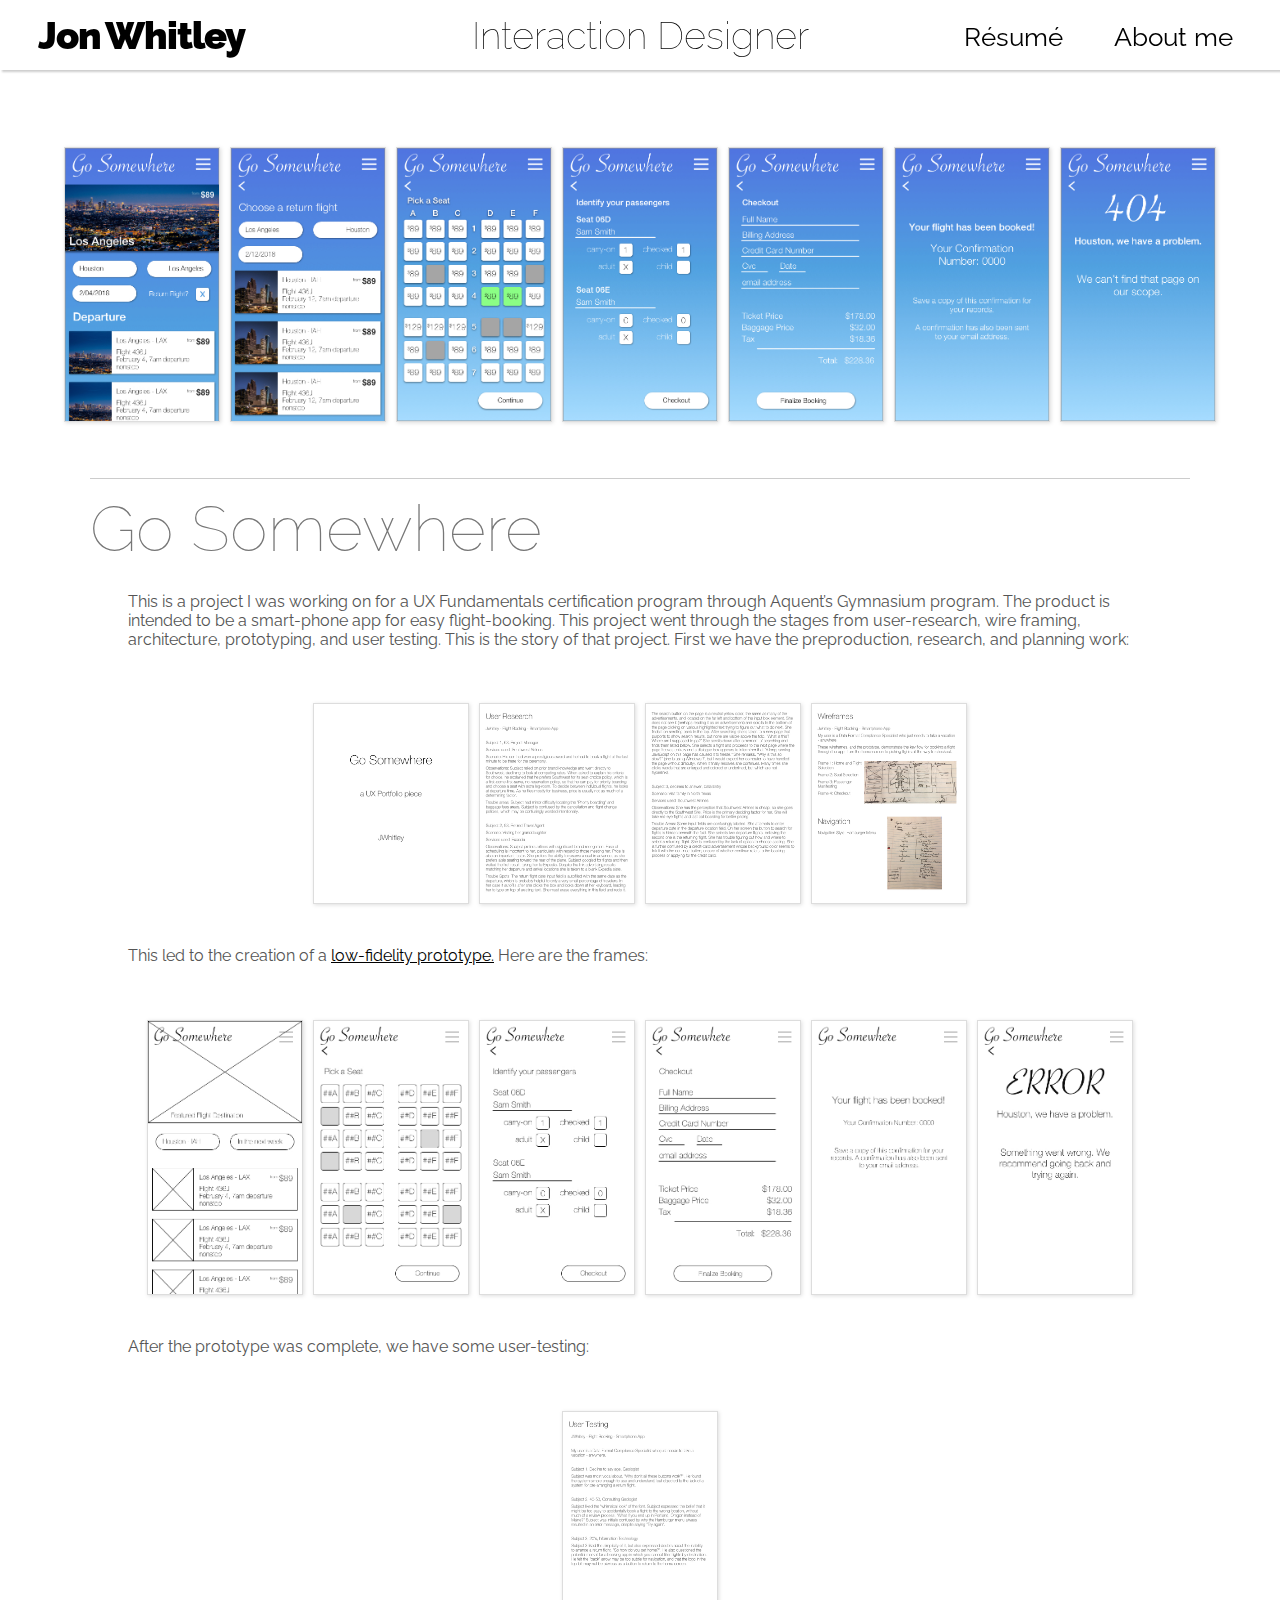
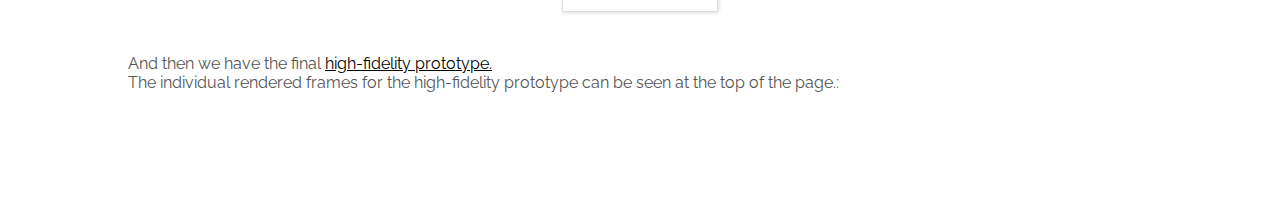
<file: project_goSomewhere.html>
<!DOCTYPE html>
<html>
    <head>
        <meta charset="utf-8">
        <title>Jon Whitley's UX Portfolio - "Go Somewhere"</title>
        <link href="styles/style_project.css" rel="stylesheet" type="text/css">
        <link href="https://fonts.googleapis.com/css?family=Raleway:100,400,900" rel="stylesheet"> 
    </head>
    <body>
        <nav>
            <a class="nameBlock" href="index.html">
                <h2 class="nameBlockIn">Jon</h2>
                <h2 class="nameBlockIn lastName">Whitley</h2>
            </a>
            <div class="leftSideHeader">
                <a class="aboutLink" href="JonWhitley_Resume_Format6_2.pdf">Résumé</a>
                <a class="aboutLink" href="about.html">About me</a>
            </div>
            <h1 class="headerTitle">Interaction Designer</h1>
        </nav>

        <div class="images">
            <a href="images/project_goSomewhere/GoSomewhere_HiFiComp_pg_1.jpg"><img src="images/project_goSomewhere/GoSomewhere_HiFiComp_pg_1.jpg" class="planImage" alt="Full Render Image"></a>
            <a href="images/project_goSomewhere/GoSomewhere_HiFiComp_pg_2.jpg"><img src="images/project_goSomewhere/GoSomewhere_HiFiComp_pg_2.jpg" class="planImage" alt="Full Render Image"></a>
            <a href="images/project_goSomewhere/GoSomewhere_HiFiComp_pg_3.jpg"><img src="images/project_goSomewhere/GoSomewhere_HiFiComp_pg_3.jpg" class="planImage" alt="Full Render Image"></a>
            <a href="images/project_goSomewhere/GoSomewhere_HiFiComp_pg_4.jpg"><img src="images/project_goSomewhere/GoSomewhere_HiFiComp_pg_4.jpg" class="planImage" alt="Full Render Image"></a>
            <a href="images/project_goSomewhere/GoSomewhere_HiFiComp_pg_5.jpg"><img src="images/project_goSomewhere/GoSomewhere_HiFiComp_pg_5.jpg" class="planImage" alt="Full Render Image"></a>
            <a href="images/project_goSomewhere/GoSomewhere_HiFiComp_pg_6.jpg"><img src="images/project_goSomewhere/GoSomewhere_HiFiComp_pg_6.jpg" class="planImage" alt="Full Render Image"></a>
            <a href="images/project_goSomewhere/GoSomewhere_HiFiComp_pg_7.jpg"><img src="images/project_goSomewhere/GoSomewhere_HiFiComp_pg_7.jpg" class="planImage" alt="Full Render Image"></a>
        </div>

        <h2 class="subtitle">Go Somewhere</h2>
        <p>
            This is a project I was working on for a UX Fundamentals certification 
            program through Aquent’s Gymnasium program. The product is intended to 
            be a smart-phone app for easy flight-booking. This project went through 
            the stages from user-research, wire framing, architecture, prototyping, 
            and user testing. This is the story of that project. First we have the
            preproduction, research, and planning work:
        </p>
        <div class="planningImages">
            <a href="images/project_goSomewhere/GS_Research_pg1.jpg"><img src="images/project_goSomewhere/GS_Research_pg1.jpg" class="planImage" alt="Planning Image"></a>
            <a href="images/project_goSomewhere/GS_Research_pg2.jpg"><img src="images/project_goSomewhere/GS_Research_pg2.jpg" class="planImage" alt="Planning Image"></a>
            <a href="images/project_goSomewhere/GS_Research_pg3.jpg"><img src="images/project_goSomewhere/GS_Research_pg3.jpg" class="planImage" alt="Planning Image"></a>
            <a href="images/project_goSomewhere/GS_Research_pg4.jpg"><img src="images/project_goSomewhere/GS_Research_pg4.jpg" class="planImage" alt="Planning Image"></a>
        </div>
        <p>
            This led to the creation of a 
            <a href="https://sketch.cloud/s/5xlOL">low-fidelity prototype.</a> 
            Here are the frames:
        </p>
        <div class="lowFiImages">
            <a href="images/project_goSomewhere/GoSomewhere_LoFiPrototype_pg1.jpg"><img src="images/project_goSomewhere/GoSomewhere_LoFiPrototype_pg1.jpg" class="planImage" alt="Low Fidelity Prototype Image"></a>
            <a href="images/project_goSomewhere/GoSomewhere_LoFiPrototype_pg2.jpg"><img src="images/project_goSomewhere/GoSomewhere_LoFiPrototype_pg2.jpg" class="planImage" alt="Low Fidelity Prototype Image"></a>
            <a href="images/project_goSomewhere/GoSomewhere_LoFiPrototype_pg3.jpg"><img src="images/project_goSomewhere/GoSomewhere_LoFiPrototype_pg3.jpg" class="planImage" alt="Low Fidelity Prototype Image"></a>
            <a href="images/project_goSomewhere/GoSomewhere_LoFiPrototype_pg4.jpg"><img src="images/project_goSomewhere/GoSomewhere_LoFiPrototype_pg4.jpg" class="planImage" alt="Low Fidelity Prototype Image"></a>
            <a href="images/project_goSomewhere/GoSomewhere_LoFiPrototype_pg5.jpg"><img src="images/project_goSomewhere/GoSomewhere_LoFiPrototype_pg5.jpg" class="planImage" alt="Low Fidelity Prototype Image"></a>
            <a href="images/project_goSomewhere/GoSomewhere_LoFiPrototype_pg6.jpg"><img src="images/project_goSomewhere/GoSomewhere_LoFiPrototype_pg6.jpg" class="planImage" alt="Low Fidelity Prototype Image"></a>
        </div>
        <p>
            After the prototype was complete, we have some user-testing:
        </p>
        <a href="images/project_goSomewhere/GS_Research_pg5.jpg"><img src="images/project_goSomewhere/GS_Research_pg5.jpg" class="planImage" alt="Results of User-Testing Image"></a>
        <p>
                And then we have the final 
                <a href="https://sketch.cloud/s/dr2Wb/all/page-1/gosomewhere_home/play">high-fidelity prototype.</a> 
                <br>The individual rendered frames for the high-fidelity prototype can be seen at the top of the page.:
        </p>
    </body>
</html>
</file>
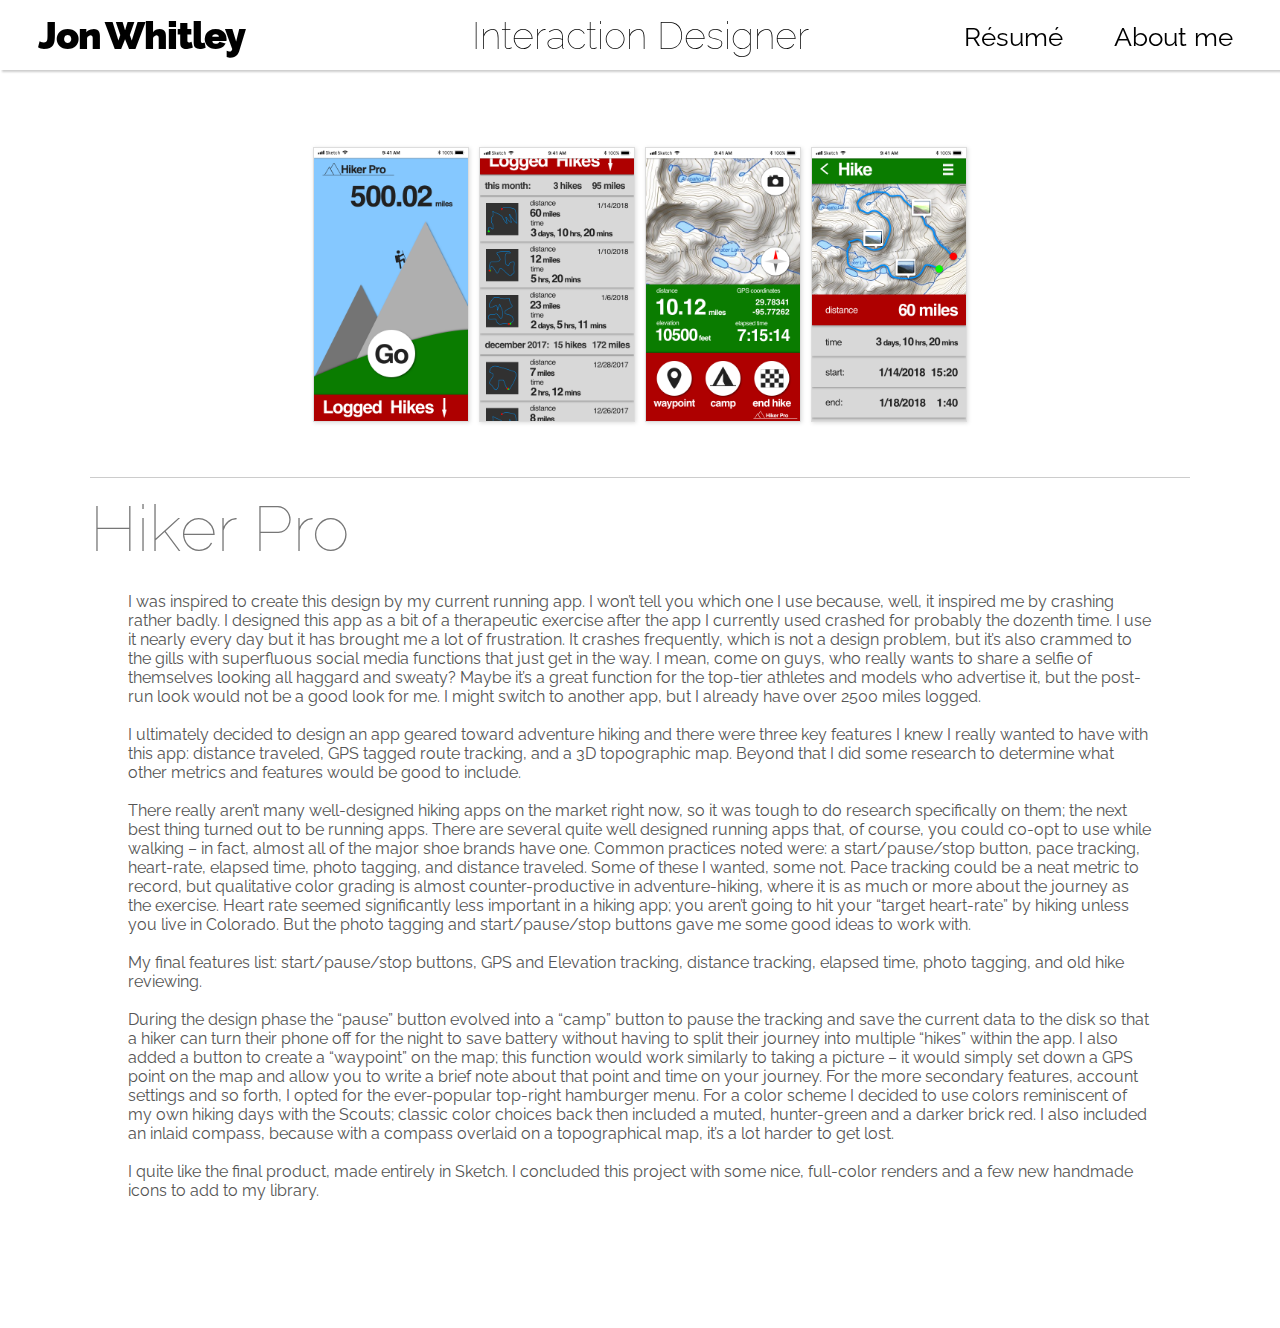
<file: project_hikerPro.html>
<!DOCTYPE html>
<html>
    <head>
        <meta charset="utf-8">
        <title>Jon Whitley's UX Portfolio - "Hiker Pro"</title>
        <link href="styles/style_project.css" rel="stylesheet" type="text/css">
        <link href="https://fonts.googleapis.com/css?family=Raleway:100,400,900" rel="stylesheet"> 
    </head>
    <body>
        <nav>
            <a class="nameBlock" href="index.html">
                <h2 class="nameBlockIn">Jon</h2>
                <h2 class="nameBlockIn lastName">Whitley</h2>
            </a>
            <div class="leftSideHeader">
                <a class="aboutLink" href="JonWhitley_Resume_Format6_2.pdf">Résumé</a>
                <a class="aboutLink" href="about.html">About me</a>
            </div>
            <h1 class="headerTitle">Interaction Designer</h1>
        </nav>

        <div class="images">
            <a href="images/project_hikerPro/HikerApp_1.png"><img src="images/project_hikerPro/HikerApp_1.png" class="planImage" alt="Full Render Image"></a>
            <a href="images/project_hikerPro/HikerApp_2.png"><img src="images/project_hikerPro/HikerApp_2.png" class="planImage" alt="Full Render Image"></a>
            <a href="images/project_hikerPro/HikerApp_3.png"><img src="images/project_hikerPro/HikerApp_3.png" class="planImage" alt="Full Render Image"></a>
            <a href="images/project_hikerPro/HikerApp_4.png"><img src="images/project_hikerPro/HikerApp_4.png" class="planImage" alt="Full Render Image"></a>
        </div>
    
        <h2 class="subtitle">Hiker Pro</h2>

        <p>
            I was inspired to create this design by my current running app. I 
            won’t tell you which one I use because, well, it inspired me by 
            crashing rather badly. I designed this app as a bit of a therapeutic 
            exercise after the app I currently used crashed for probably the 
            dozenth time. I use it nearly every day but it has brought me a lot 
            of frustration. It crashes frequently, which is not a design problem, 
            but it’s also crammed to the gills with superfluous social media 
            functions that just get in the way. I mean, come on guys, who really 
            wants to share a selfie of themselves looking all haggard and sweaty? 
            Maybe it’s a great function for the top-tier athletes and models who 
            advertise it, but the post-run look would not be a good look for me. 
            I might switch to another app, but I already have over 2500 miles logged.
            <br><br>
            I ultimately decided to design an app geared toward adventure hiking 
            and there were three key features I knew I really wanted to have with 
            this app: distance traveled, GPS tagged route tracking, and a 3D 
            topographic map. Beyond that I did some research to determine what 
            other metrics and features would be good to include.
            <br><br>
            There really aren’t many well-designed hiking apps on the market right now, 
            so it was tough to do research specifically on them; the next best thing 
            turned out to be running apps. There are several quite well designed running 
            apps that, of course, you could co-opt to use while walking – in fact, almost 
            all of the major shoe brands have one. Common practices noted were: a 
            start/pause/stop button, pace tracking, heart-rate, elapsed time, photo tagging, 
            and distance traveled. Some of these I wanted, some not. Pace tracking could 
            be a neat metric to record, but qualitative color grading is almost 
            counter-productive in adventure-hiking, where it is as much or more about the 
            journey as the exercise. Heart rate seemed significantly less important in a 
            hiking app; you aren’t going to hit your “target heart-rate” by hiking unless 
            you live in Colorado. But the photo tagging and start/pause/stop buttons gave 
            me some good ideas to work with.
            <br><br>
            My final features list: start/pause/stop buttons, GPS and Elevation tracking, 
            distance tracking, elapsed time, photo tagging, and old hike reviewing.
            <br><br>
            During the design phase the “pause” button evolved into a “camp” button to pause 
            the tracking and save the current data to the disk so that a hiker can turn their 
            phone off for the night to save battery without having to split their journey into 
            multiple “hikes” within the app. I also added a button to create a “waypoint” on the 
            map; this function would work similarly to taking a picture – it would simply set 
            down a GPS point on the map and allow you to write a brief note about that point and 
            time on your journey. For the more secondary features, account settings and so forth, 
            I opted for the ever-popular top-right hamburger menu. For a color scheme I decided 
            to use colors reminiscent of my own hiking days with the Scouts; classic color choices 
            back then included a muted, hunter-green and a darker brick red. I also included an 
            inlaid compass, because with a compass overlaid on a topographical map, it’s a lot 
            harder to get lost.
            <br><br>
            I quite like the final product, made entirely in Sketch. I concluded this project 
            with some nice, full-color renders and a few new handmade icons to add to my library. 
        </p>
    </body>
</html>
</file>
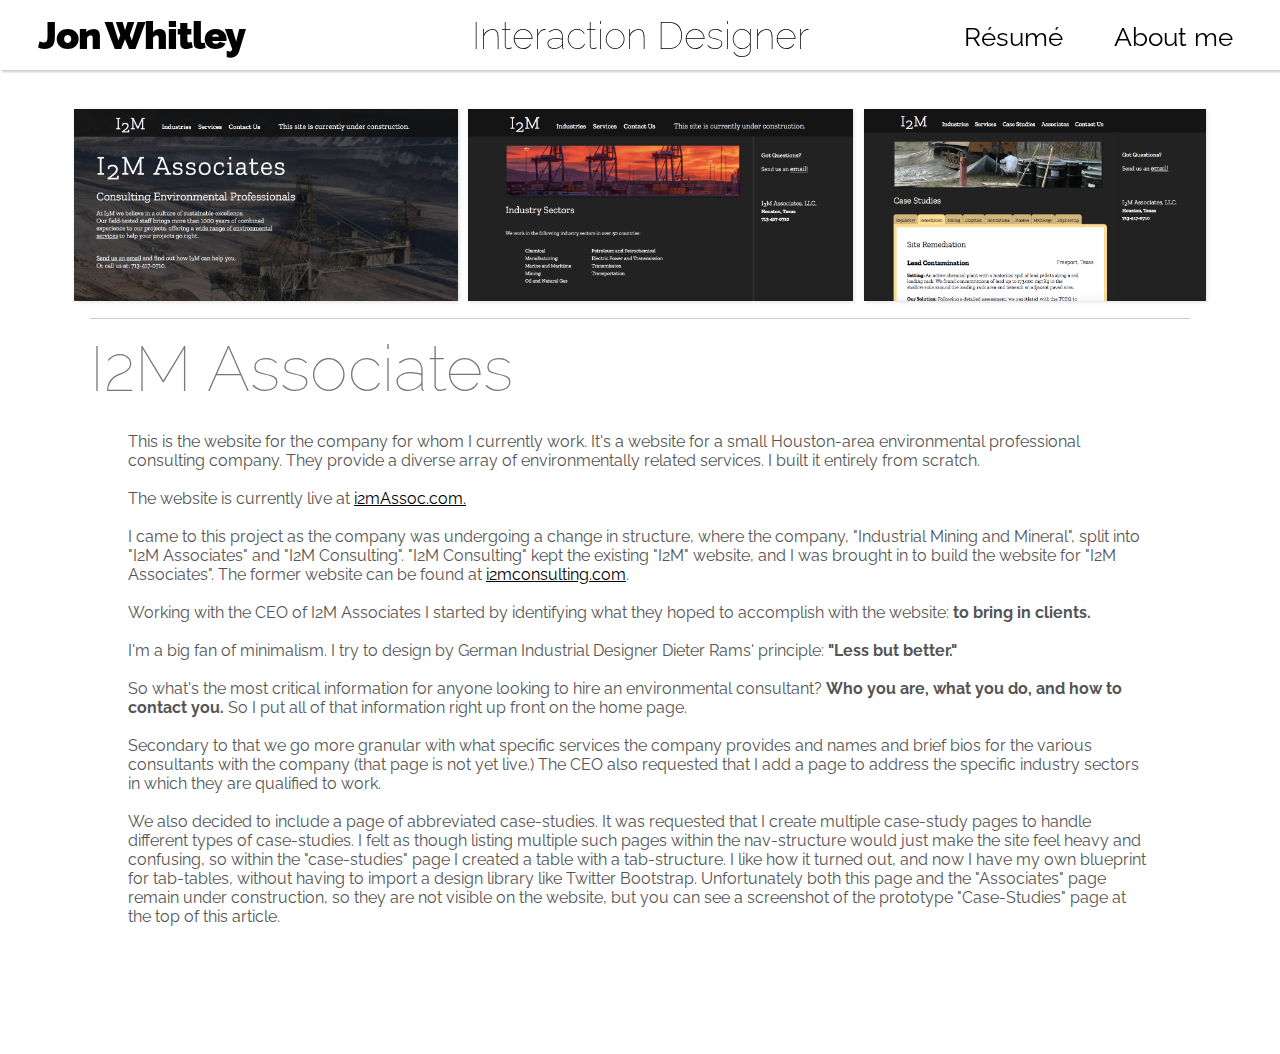
<file: project_i2m.html>
<!DOCTYPE html>
<html>
    <head>
        <meta charset="utf-8">
        <title>Jon Whitley's UX Portfolio - "I2M Associates"</title>
        <link href="styles/style_project.css" rel="stylesheet" type="text/css">
        <link href="https://fonts.googleapis.com/css?family=Raleway:100,400,600,900" rel="stylesheet"> 
    </head>
    <body>
        <nav>
            <a class="nameBlock" href="index.html">
                <h2 class="nameBlockIn">Jon</h2>
                <h2 class="nameBlockIn lastName">Whitley</h2>
            </a>
            <div class="leftSideHeader">
                <a class="aboutLink" href="JonWhitley_Resume_Format6_2.pdf">Résumé</a>
                <a class="aboutLink" href="about.html">About me</a>
            </div>
            <h1 class="headerTitle">Interaction Designer</h1>
        </nav>

        <div class="images">
            <a href="images/project_i2m/project_i2m_1.png"><img src="images/project_i2m/project_i2m_1.png" class="I2WebImage" alt="Full Render Image"></a>
            <a href="images/project_i2m/project_i2m_2.png"><img src="images/project_i2m/project_i2m_2.png" class="I2WebImage" alt="Full Render Image"></a>
            <a href="images/project_i2m/project_i2m_3.png"><img src="images/project_i2m/project_i2m_3.png" class="I2WebImage" alt="Full Render Image"></a>
        </div>
    
        <h2 class="subtitle">I2M Associates</h2>

        <p>
            This is the website for the company for whom I currently work. 
            It's a website for a small Houston-area environmental professional 
            consulting company. They provide a diverse array of environmentally 
            related services. I built it entirely from scratch. 
            <br><br>
            The website is currently live at <a href="www.i2massoc.com">i2mAssoc.com.</a>
            <br><br>
            I came to this project as the company was undergoing a change in structure,
            where the company, "Industrial Mining and Mineral", split into "I2M Associates" 
            and "I2M Consulting". "I2M Consulting" kept the existing "I2M" website, and I was 
            brought in to build the website for "I2M Associates". The former website can be
            found at <a href="https://i2mconsulting.com">i2mconsulting.com</a>.
            <br><br>
            Working with the CEO of I2M Associates I started by identifying what they hoped
            to accomplish with the website: <strong>to bring in clients.</strong>
            <br><br>
            I'm a big fan of minimalism. I try to design by German Industrial Designer
            Dieter Rams' principle: <strong>"Less but better."</strong>
            <br><br>
            So what's the most critical information for anyone looking to hire an environmental
            consultant? <strong>Who you are, what you do, and how to contact you.</strong> 
            So I put all of that information right up front on the home page. 
            <br><br>
            Secondary to that we go more granular with what specific services the 
            company provides and names and brief bios for the various consultants
            with the company (that page is not yet live.) The CEO also requested that 
            I add a page to address the specific industry sectors in which they are
            qualified to work. 
            <br><br>
            We also decided to include a page of abbreviated case-studies. It was requested
            that I create multiple case-study pages to handle different types of case-studies.
            I felt as though listing multiple such pages within the nav-structure would just
            make the site feel heavy and confusing, so within the "case-studies" page I created
            a table with a tab-structure. I like how it turned out, and now I have my own 
            blueprint for tab-tables, without having to import a design library like 
            Twitter Bootstrap. Unfortunately both this page and the "Associates" page remain
            under construction, so they are not visible on the website, but you can see a 
            screenshot of the prototype "Case-Studies" page at the top of this article.
        </p>
    </body>
</html>
</file>
<file: styles/style.css>
html{
    font-family: 'Raleway', sans-serif;
}

body{
    margin:0;
    text-align: center;
    margin-bottom:10vw;
}

nav{
    text-align: left;
    box-shadow: 2px 2px 2px #00000033;
    margin-top:0;
    position: -webkit-sticky;
    position: sticky;
    top:0;
    background-color: #FFFFFF;
    height:5.5vw;
}

.nameBlock{
    margin:0;
    padding-left:3vw;
    padding-top:1vw;
    display:inline-block;
    width:25vw;
    text-align: left;
}
.nameBlock:visited{
    text-decoration: none;
    color:black;
}

.nameBlockIn{
    font-weight: 900;
    font-size:3vw;
    letter-spacing: -1px;
    margin:0;
    display:inline-block;
}

.headerTitle{
    font-weight:100;
    font-size: 7vw;
    margin:0;
    margin-top:30px;
    display:block;
    text-align: center;
}

.leftSideHeader{
    float:right;
    font-size:2vw;
    width:25vw;
    vertical-align: bottom;
    padding-right:3vw;
    text-align: right;
    height:100%;
}

.aboutLink{
    display:inline-block;
    margin-left:2vw;
    height:69%;
    vertical-align: center;
    padding-top:7%;
    padding-right:.7vw;
    padding-left:.7vw;
}
.aboutLink:link{
    text-decoration: none;
    color:black;
}
.aboutLink:visited{
    text-decoration: none;
    color:black;
}
.aboutLink:hover{
    background-color: #FBFBFB;
}

.subtitle{
    margin-left: 5vw;
    margin-top:40px;
    font-weight:100;
    font-size:3vw;
}

img{
    height: 30vw;
    box-shadow: 2px 2px 6px #00000077;
    margin-top: 1vw;
    margin-bottom: 1vw;
}

.block1{
    margin-top:30px;
    text-align: center;
}

li{
    display:inline-block;
    margin-top:2vw;
    margin-left:5vw;
    margin-right:5vw;
    margin-bottom:2vw;
}
</file>
<file: styles/style_project.css>
html{
    font-family: 'Raleway', sans-serif;
}

body{
    margin:0;
    text-align: center;
    margin-bottom:10vw;
}

nav{
    text-align: center;
    box-shadow: 2px 2px 2px #00000033;
    margin-top:0;
    position: -webkit-sticky;
    position: sticky;
    top:0;
    background-color: #FFFFFF;
    height:5.5vw;
}

.nameBlock{
    margin:0;
    padding-left:3vw;
    padding-top:1vw;
    display:inline-block;
    width:25vw;
    text-align: left;
    float:left;
}
.nameBlock:link{
    text-decoration: none;
    color:black;
}
.nameBlock:visited{
    text-decoration: none;
    color:black;
}

.nameBlockIn{
    font-weight: 900;
    font-size:3vw;
    letter-spacing: -1px;
    margin:0;
    display:inline-block;
}

.headerTitle{
    font-weight:100;
    font-size: 3vw;
    margin:0;
    padding-top:1vw;
    display:block;
    text-align: center;
}

.leftSideHeader{
    float:right;
    font-size:2vw;
    width:25vw;
    vertical-align: bottom;
    padding-right:3vw;
    text-align: right;
    height:100%;
}

.aboutLink{
    display:inline-block;
    margin-left:2vw;
    height:69%;
    vertical-align: center;
    padding-top:7%;
    padding-right:.7vw;
    padding-left:.7vw;
}
.aboutLink:link{
    text-decoration: none;
    color:black;
}
.aboutLink:visited{
    text-decoration: none;
    color:black;
}
.aboutLink:hover{
    background-color: #FBFBFB;
}

.images{
    text-align: center;
    padding:0;
    margin:0;
    display:inline-block;
    margin-top:3vw;
}

img{
    width:12vw;
    margin-left:.25vw;
    margin-right:.25vw;
    border: none;
    box-shadow: 1px 1px 4px #00000022;
}

.subtitle{
    font-weight: 100;
    font-size: 5vw;
    text-align: left;
    margin-left:7vw;
    margin-right:7vw;
    margin-top: 1vw;
    border-top: 1px solid #00000033;
    color:#777777;
    margin-bottom:2vw;
    padding-top:1vw;
}

p{
    width:80vw;
    text-align: left;
    margin-left:10vw;
    margin-top:0;
    color:#555555;
}

.planImage{
    border: 1px solid #00000022;
    margin-left:.25vw;
    margin-right:.25vw;
    margin-top:3vw;
    margin-bottom:3vw;
}

.loFiImage{
    width:auto;
    height:22vw;
    margin-bottom:4vw;
}

.bizcardImage{
    width:auto;
    height:22vw;
    margin-bottom:3vw;
}

.bizcardWebImage{
    width:24vw;
    margin-bottom:3vw;
}

.aboutText{
    text-align: left;
}

.aboutFAQ{
    font-size:20px;
    font-weight:300;
}

.aboutQuestions{
    font-weight:600;
}

.I2WebImage{
    width:auto;
    height: 15vw;
}
a:link{
    color:black;
}
a:visited{
    color:black;
}
</file>
